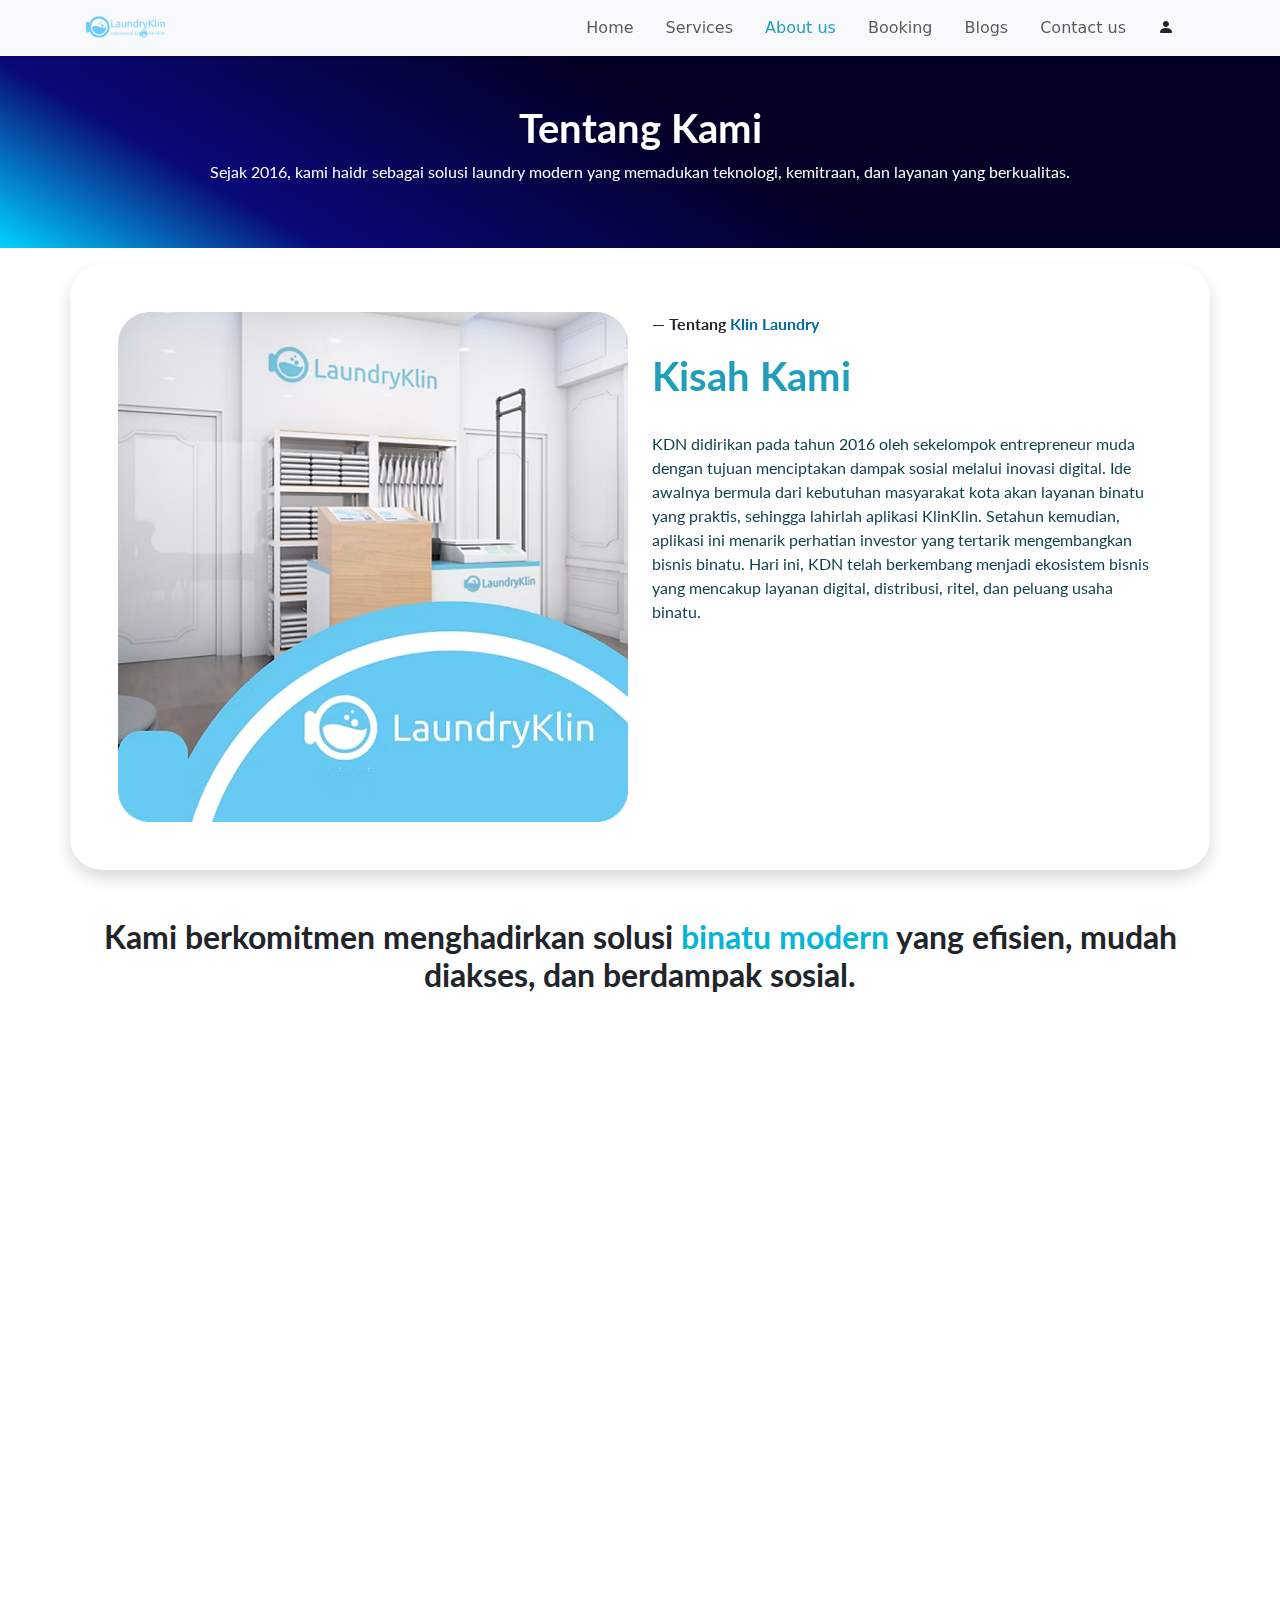
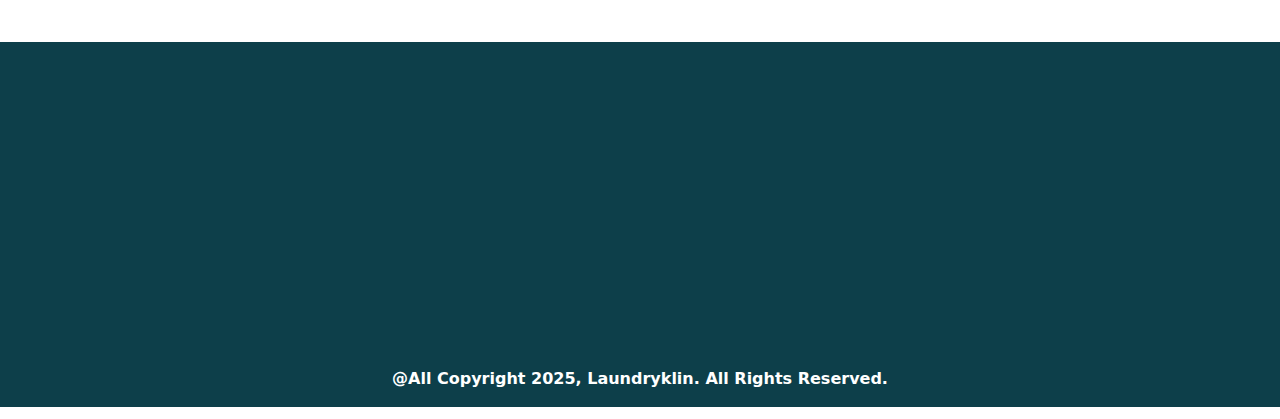
<file: aboutus.html>
<!DOCTYPE html>
<html lang="en">

<head>
    <meta charset="UTF-8">
    <meta name="viewport" content="width=device-width, initial-scale=1.0">
    <title>Laundry Klin</title>
    <link rel="stylesheet" href="https://cdn.jsdelivr.net/npm/bootstrap@5.3.6/dist/css/bootstrap.min.css">
    <link rel="stylesheet" href="https://cdn.jsdelivr.net/npm/bootstrap-icons@1.13.1/font/bootstrap-icons.min.css">
    <link rel="shortcut icon" href="assets/favicon.png" type="image/x-icon">
    <link rel="stylesheet" href="style/hover.css">
    <link rel="stylesheet" href="style/font.css">
    <link href="https://unpkg.com/aos@2.3.1/dist/aos.css" rel="stylesheet">
    <script src="https://unpkg.com/aos@2.3.1/dist/aos.js"></script>
    <script src="https://cdn.jsdelivr.net/npm/bootstrap@5.3.6/dist/js/bootstrap.bundle.min.js"></script>
    <link rel="preconnect" href="https://fonts.googleapis.com">
    <link rel="preconnect" href="https://fonts.gstatic.com" crossorigin>
    <link
        href="https://fonts.googleapis.com/css2?family=Catamaran:wght@100..900&family=Lato&family=Nunito+Sans:opsz@6..12&display=swap"
        rel="stylesheet">
    <style>
        /* CSS Kustom untuk Timeline */

        .timeline-container {
            position: relative;
            /* PERUBAHAN: Menambah padding untuk memberi jarak antara garis dan teks */
            padding-left: 9rem; 
        }

        /* Garis vertikal utama pada timeline */
        .timeline-container::before {
            content: '';
            position: absolute;
            /* Memposisikan garis di antara tahun dan konten */
            left: 6rem; 
            top: 0.5rem;
            bottom: 0.5rem;
            width: 4px;
            background-color: #3498db; /* Warna biru seperti di gambar */
            border-radius: 2px;
        }

        .timeline-item {
            position: relative;
            margin-bottom: 50px; /* Jarak antar item timeline */
        }
        
        .timeline-year {
            position: absolute;
            /* PERUBAHAN: Disesuaikan dengan padding container baru */
            left: -9rem; 
            top: 50%;
            transform: translateY(-50%);
            color: #3498db;
            font-weight: 700;
            font-size: 1.75rem;
            /* Atur lebar dan perataan teks agar rapi di sebelah kiri */
            width: 5rem; 
            text-align: right;
            padding-right: 1rem; /* Jarak antara tahun dan garis vertikal */
        }

        .timeline-content {
            background-color: transparent;
            padding: 0;
            position: relative;
        }
        
        .timeline-content p, .timeline-content ul {
            font-size: 1rem;
            color: #343a40;
            line-height: 1.6;
            margin-bottom: 0;
        }

        .timeline-content ul {
            padding-left: 1.5rem; /* Padding untuk list */
            list-style-type: '• '; /* Custom bullet point */
        }
        
        .timeline-content li {
            padding-left: 0.5rem;
            margin-bottom: 0.5rem;
        }
        
        /* Responsif untuk layar kecil */
        @media (max-width: 768px) {
            .timeline-container {
                /* PERUBAHAN: Menyesuaikan padding untuk mobile */
                padding-left: 7rem; 
            }
            .timeline-container::before {
                left: 4.5rem; /* Geser garis ke kiri */
            }
            .timeline-item::before {
                left: 4.5rem;
                width: 1.5rem; /* Garis horizontal lebih pendek di mobile */
            }
            .timeline-year {
                font-size: 1.5rem;
                /* PERUBAHAN: Menyesuaikan posisi tahun untuk mobile */
                left: -7rem; 
                width: 4rem;
                padding-right: 0.5rem;
            }
        }
    </style>
</head>

<body>

    <!--navbar-->
    <nav class="navbar navbar-expand-lg bg-body-tertiary shadow-sm sticky-top" data-aos="fade-down" data-aos-duration="500">
        <div class="container">
            <img src="assets/logo-laundryklin.png" alt="Bootstrap" width="89.9" height="27.7">
            <button class="navbar-toggler" type="button" data-bs-toggle="collapse" data-bs-target="#navbarNavAltMarkup"
                aria-controls="navbarNavAltMarkup" aria-expanded="false" aria-label="Toggle navigation">
                <span class="navbar-toggler-icon"></span>
            </button>
            <div class="collapse navbar-collapse" id="navbarNavAltMarkup">
                <div class="navbar-nav ms-auto">
                    <a class="nav-link me-3" href="index.html">Home</a>
                    <a class="nav-link me-3" href="services.html">Services</a>
                    <a class="nav-link me-3 active" aria-current="page" href="aboutus.html" style="color: #219EBA;">About us</a>
                    <a class="nav-link me-3" href="booking.html">Booking</a>
                    <a class="nav-link me-3" href="blog.html">Blogs</a>
                    <a class="nav-link me-3" href="#footer-down">Contact us</a>
                    <a class="nav-link me-3" href="user_profil.html"><i class="bi bi-person-fill text-dark"></i></a>
                </div>
            </div>
        </div>
    </nav>
    <!--navbar-->

    <!--jumbotron-->
    <div class="container-fluid p-5 text-center text-white"
        style="background: linear-gradient(210deg,rgba(2, 0, 36, 1) 44%, rgba(9, 9, 121, 1) 80%, rgba(0, 212, 255, 1) 100%);;">
        <h1 class="lato-regular fw-bold" data-aos="fade-down" data-aos-duration="1000">Tentang Kami</h1>
        <p class="lato-regular" data-aos="fade-right" data-aos-duration="1000" data-aos-delay="200">Sejak 2016, kami haidr sebagai solusi laundry modern yang memadukan teknologi, kemitraan, dan layanan yang
            berkualitas.</p>
    </div>
    <!--jumbotron-->

    <!--about-->
    <div class="container rounded-5 shadow p-5 mt-3 mb-5">
        <div class="row">
            <div class="col-md-6">
                <img src="assets/img-about-us.png" alt="" width="auto" height="400" class="img-fluid" data-aos="fade-right" data-aos-duration="1000">
            </div>
            <div class="col-md-6">
                <p class="fw-bold lato-regular" data-aos="fade-down" data-aos-duration="1000" data-aos-delay="100">— Tentang <span style="color: #0369A1;">Klin Laundry</span></p>
                <h1 class="lato-regular fw-bold" style="color: #219EBA;" data-aos="fade-up" data-aos-duration="1000" data-aos-delay="200">Kisah Kami</h1><br>
                <p class="lato-regular" style="color: #0D3F4A;" data-aos="fade-up" data-aos-duration="1000" data-aos-delay="200">KDN didirikan pada tahun 2016 oleh sekelompok entrepreneur muda dengan tujuan
                    menciptakan dampak
                    sosial melalui inovasi digital. Ide awalnya bermula dari kebutuhan masyarakat kota akan layanan
                    binatu yang praktis, sehingga lahirlah aplikasi KlinKlin. Setahun kemudian, aplikasi ini menarik
                    perhatian investor yang tertarik mengembangkan bisnis binatu. Hari ini, KDN telah berkembang menjadi
                    ekosistem bisnis yang mencakup layanan digital, distribusi, ritel, dan peluang usaha binatu.</p>
            </div>
        </div>
    </div>
    <!--about-->

    <!--angka-->
    <div class="container">
        <div class="row">
            <div class="col-md-12 text-center">
                <h2 class="lato-regular fw-bold">Kami berkomitmen menghadirkan solusi <span style="color: #06B6D4;">binatu modern</span> yang efisien, mudah diakses, dan berdampak
                    sosial.</h2>
            </div>
        </div>
        <div class="row mt-3">
            <div class="col-md-4 mt-3">
                <div class="container text-center p-3 rounded-5 shadow-lg" data-aos="fade-right" data-aos-duration="1000">
                    <h1 class="lato-regular fw-bold" style="color: #06B6D4;">500 Kg</h1>
                    <p class="lato-regular">Pesanan Setiap Hari</p>
                </div>
            </div>
            <div class="col-md-4 mt-3">
                <div class="container text-center p-3 rounded-5 shadow-lg" data-aos="fade-down" data-aos-duration="1200" data-aos-delay="100">
                    <h1 class="lato-regular fw-bold" style="color: #06B6D4;">100++</h1>
                    <p class="lato-regular">Mitra Waralaba</p>
                </div>
            </div>
            <div class="col-md-4 mt-3">
                <div class="container text-center p-3 rounded-5 shadow-lg" data-aos="fade-up" data-aos-duration="1400" data-aos-delay="200">
                    <h1 class="lato-regular fw-bold" style="color: #06B6D4;">10.000+</h1>
                    <p class="lato-regular">Pelanggan</p>
                </div>
            </div>
        </div>
    </div>
    <!--angka-->

    <!--sejarah-->
    <div class="container mt-3 p-3">
        <div class="row">
            <div class="col-md-12">
                <h1 class="lato-regular fw-bold" style="color: #219EBA;" data-aos="fade-right" data-aos-duration="1000">Jejak Perjalanan</h1>
            </div>
        </div>
         <div class="row mt-5">
            <div class="col-lg-10 mx-auto">
                
                <div class="timeline-container" data-aos="fade-up" data-aos-duration="1000" data-aos-delay="100">
                    
                    <!-- Item Timeline 1: 2016 -->
                    <div class="timeline-item">
                        <div class="timeline-year">2016</div>
                        <div class="timeline-content">
                            <p class="lato-regular">Diluncurkan aplikasi KlinKlin—solusi binatu online untuk masyarakat metropolitan</p>
                        </div>
                    </div>

                    <!-- Item Timeline 2: 2017 -->
                    <div class="timeline-item">
                        <div class="timeline-year">2017</div>
                        <div class="timeline-content">
                            <ul>
                                <li class="lato-regular">Outlet pertama LaundryKlin di Jakarta resmi dibuka sebagai bentuk transformasi dari aplikasi ke bisnis fisik.</li>
                                <li class="lato-regular">Mendapatkan dukungan dari investor untuk memulai model franchise dan paket perusahaan melalui LaundryKlin.</li>
                            </ul>
                        </div>
                    </div>

                    <!-- Item Timeline 3: Now -->
                    <div class="timeline-item">
                        <div class="timeline-year">Now</div>
                        <div class="timeline-content">
                           <p class="lato-regular">Saat ini, Laundry Klin sudah mempunyai 100+ outlet di 16 kota di Indonesia</p>
                        </div>
                    </div>

                </div>

            </div>
        </div>
    </div>
    <!--sejarah-->

    <!--footer-->
    <footer style="background-color: #0D3F4A;">
        <div class="container p-5 pb-0 mt-3 justify-content-center" id="footer-down">
            <div class="row">
                <div class="col-md-12 text-start text-white">
                    <img src="assets/logo-laundryklin.png" width="auto" height="80" alt="" data-aos="fade-right" data-aos-duration="1000"><br>
                </div>
            </div>
            <div class="row">
                <div class="col-md-3 text-white" data-aos="fade-right" data-aos-duration="1000">
                    <h4 class="mt-3">Follow Us At</h4>
                    <p><a href=""><img src="assets/logo-wa.png" alt="" width="59" height="59"></a> <a href=""><img
                                src="assets/logo-ig.png" alt="" width="50" height="50"></a></p>
                </div>
                <div class="col-md-3 text-white" data-aos="fade-up" data-aos-duration="1100">
                    <h4 class="mt-3">Navigation</h4>
                    <a href="index.html" class="footer-link">Home</a>
                    <a href="booking.html" class="footer-link">Booking</a>
                    <a href="services.html" class="footer-link">Service</a>
                    <a href="user_profil.html" class="footer-link">My Profile</a>
                </div>
                <div class="col-md-3 text-white" data-aos="fade-down" data-aos-duration="1100">
                    <h4 class="mt-3">Company</h4>
                    <a href="aboutus.html" class="footer-link">About us</a>
                    <a href="blog.html" class="footer-link">Blogs</a>
                </div>
                <div class="col-md-3 text-white" data-aos="fade-up" data-aos-duration="1100">
                    <h4 class="mt-3">Contact Us</h4>
                    <a href="https://api.whatsapp.com/send?phone=628111566664&text=Halo%20Klino%20%F0%9F%91%8B%F0%9F%8F%BB%20,%0A%0ASaya%20mau%20tanya%20KliknKlin,%20saya%20dapat%20info%20dari%20Website%20KliknKlin"
                        class="footer-link"><i class="bi bi-telephone">  0811-1566-664</i></a>
                    <a href="" class="footer-link"><i class="bi bi-envelope">  support@kliknklin.co</i></a>
                </div>
            </div>
            <div class="row">
                <div class="col-md-12 text-center">
                    <p class="fw-bold mt-5 text-white">@All Copyright 2025, Laundryklin. All Rights Reserved.
                    <p>
                </div>
            </div>
        </div>
    </footer>
    <!--footer-->

    <script>
        AOS.init();
    </script>


</body>

</html>
</file>
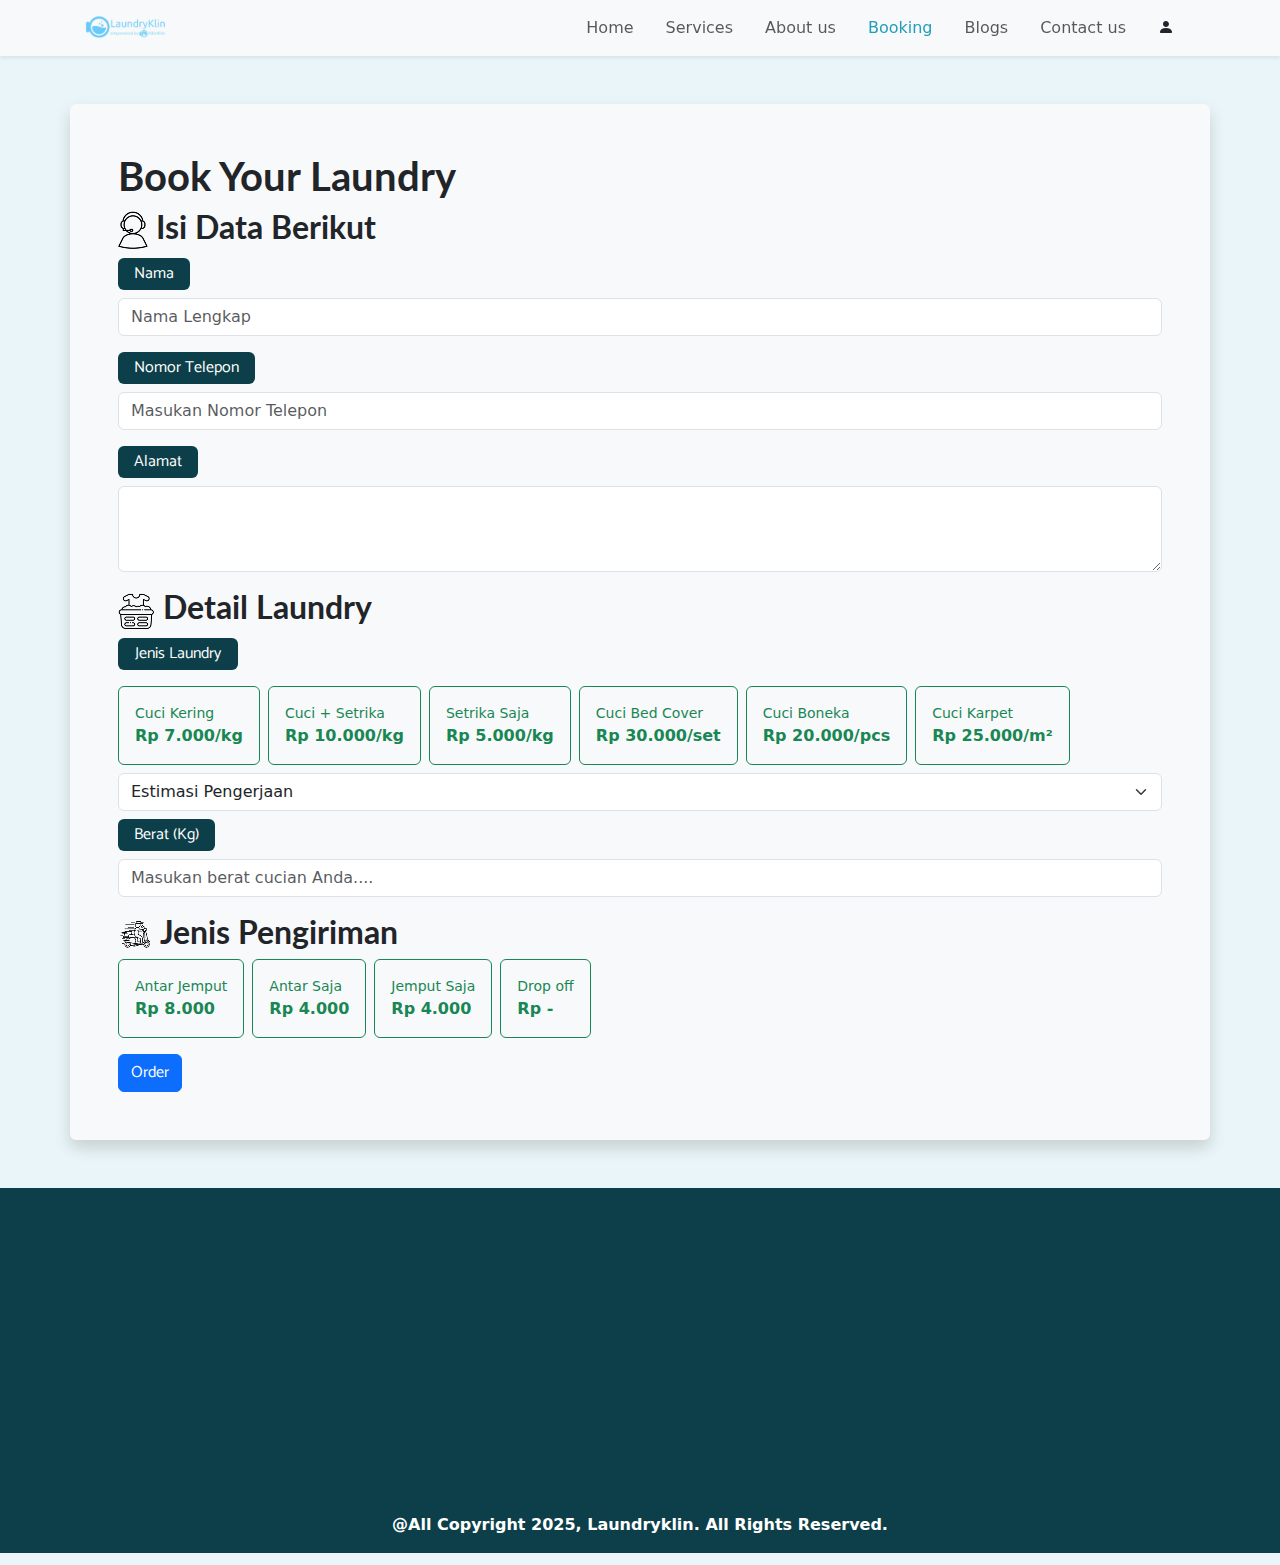
<file: booking.html>
<!DOCTYPE html>
<html lang="en">

<head>
    <meta charset="UTF-8">
    <meta name="viewport" content="width=device-width, initial-scale=1.0">
    <title>Laundry Klin</title>
    <link rel="stylesheet" href="https://cdn.jsdelivr.net/npm/bootstrap@5.3.6/dist/css/bootstrap.min.css">
    <link rel="stylesheet" href="https://cdn.jsdelivr.net/npm/bootstrap-icons@1.13.1/font/bootstrap-icons.min.css">
    <link rel="shortcut icon" href="assets/favicon.png" type="image/x-icon">
    <link rel="stylesheet" href="style/hover.css">
    <link rel="stylesheet" href="style/font.css">
    <link href="https://unpkg.com/aos@2.3.1/dist/aos.css" rel="stylesheet">
    <script src="https://unpkg.com/aos@2.3.1/dist/aos.js"></script>
    <script src="https://cdn.jsdelivr.net/npm/bootstrap@5.3.6/dist/js/bootstrap.bundle.min.js"></script>
    <link rel="preconnect" href="https://fonts.googleapis.com">
    <link rel="preconnect" href="https://fonts.gstatic.com" crossorigin>
    <link
        href="https://fonts.googleapis.com/css2?family=Catamaran:wght@100..900&family=Lato&family=Nunito+Sans:opsz@6..12&display=swap"
        rel="stylesheet">
</head>

<body style="background-color: #E9F5F8;">

    <!--navbar-->
    <nav class="navbar navbar-expand-lg bg-body-tertiary shadow-sm sticky-top" data-aos="fade-down"
        data-aos-duration="500">
        <div class="container">
            <img src="assets/logo-laundryklin.png" alt="Bootstrap" width="89.9" height="27.7">
            <button class="navbar-toggler" type="button" data-bs-toggle="collapse" data-bs-target="#navbarNavAltMarkup"
                aria-controls="navbarNavAltMarkup" aria-expanded="false" aria-label="Toggle navigation">
                <span class="navbar-toggler-icon"></span>
            </button>
            <div class="collapse navbar-collapse" id="navbarNavAltMarkup">
                <div class="navbar-nav ms-auto">
                    <a class="nav-link me-3" href="index.html">Home</a>
                    <a class="nav-link me-3" href="services.html">Services</a>
                    <a class="nav-link me-3" href="aboutus.html">About us</a>
                    <a class="nav-link me-3" aria-current="page" href="booking.html" style="color: #219EBA;">Booking</a>
                    <a class="nav-link me-3" href="blog.html">Blogs</a>
                    <a class="nav-link me-3" href="#footer-down">Contact us</a>
                    <a class="nav-link me-3" href="user_profil.html"><i class="bi bi-person-fill text-dark"></i></a>
                </div>
            </div>
        </div>
    </nav>
    <!--navbar-->

    <!--booking-->
    <div class="container bg-body-tertiary m-5 p-5 rounded shadow ms-auto me-auto" id="booking-page">
        <div class="row">
            <div class="col">
                <h1 class="lato-regular fw-bold">Book Your Laundry</h1>
                <h2 class="lato-regular fw-bold"><img src="assets/ikon-booking-1.png" alt=""> Isi Data Berikut</h2>
                <form name="booking-laundry" id="booking-form">
                    <div class="mb-3">
                        <label for="nama-customer" class="form-label text-white p-1 px-3 rounded catamaran-font"
                            style="background-color: #0D3F4A;">Nama</label>
                        <input type="text" class="form-control" id="nama-customer" placeholder="Nama Lengkap" required
                            name="Nama">
                    </div>
                    <div class="mb-3">
                        <label for="formGroupExampleInput2"
                            class="form-label text-white p-1 rounded catamaran-font px-3"
                            style="background-color: #0D3F4A;">Nomor Telepon</label>
                        <input type="number" class="form-control" id="formGroupExampleInput2"
                            placeholder="Masukan Nomor Telepon" required name="Nomor Telepon">
                    </div>
                    <div class="mb-3">
                        <label for="exampleFormControlTextarea1"
                            class="form-label text-white p-1 rounded catamaran-font px-3"
                            style="background-color: #0D3F4A;">Alamat</label>
                        <textarea class="form-control" id="exampleFormControlTextarea1" rows="3" required
                            name="Alamat"></textarea>
                    </div>
                    <h2 class="lato-regular fw-bold"><img src="assets/ikon-booking-2.png" alt=""> Detail Laundry</h2>
                    <p class="text-center mb-3 text-white p-1 rounded catamaran-font"
                        style="background-color: #0D3F4A; width: 120px;">Jenis Laundry</p>
                    <div class="d-flex flex-wrap gap-2">
                        <input type="radio" class="btn-check" name="Jenis Laundry" id="laundry1" value="Cuci Kering"
                            autocomplete="off">
                        <label class="btn btn-outline-success p-3 text-start" for="laundry1"><small class="d-block">Cuci
                                Kering</small><strong>Rp 7.000/kg</strong></label>

                        <input type="radio" class="btn-check" name="Jenis Laundry" id="laundry2"
                            value="Cuci dan Setrika" autocomplete="off">
                        <label class="btn btn-outline-success p-3 text-start" for="laundry2"><small class="d-block">Cuci
                                + Setrika</small><strong>Rp 10.000/kg</strong></label>

                        <input type="radio" class="btn-check" name="Jenis Laundry" id="laundry3" value="Setrika Saja"
                            autocomplete="off">
                        <label class="btn btn-outline-success p-3 text-start" for="laundry3"><small
                                class="d-block">Setrika Saja</small><strong>Rp 5.000/kg</strong></label>

                        <input type="radio" class="btn-check" name="Jenis Laundry" id="laundry4"
                            value="Cuci Bed Cover dan Sprei" autocomplete="off">
                        <label class="btn btn-outline-success p-3 text-start" for="laundry4"><small class="d-block">Cuci
                                Bed Cover</small><strong>Rp 30.000/set</strong></label>

                        <input type="radio" class="btn-check" name="Jenis Laundry" id="laundry5" value="Cuci Boneka"
                            autocomplete="off">
                        <label class="btn btn-outline-success p-3 text-start" for="laundry5"><small class="d-block">Cuci
                                Boneka</small><strong>Rp 20.000/pcs</strong></label>

                        <input type="radio" class="btn-check" name="Jenis Laundry" id="laundry6" value="Cuci Karpet"
                            autocomplete="off">
                        <label class="btn btn-outline-success p-3 text-start" for="laundry6"><small class="d-block">Cuci
                                Karpet</small><strong>Rp 25.000/m²</strong></label>
                    </div>
                    <select class="form-select mt-2" aria-label="Default select example" id="estimasi" required
                        name="Estimasi">
                        <option selected disabled>Estimasi Pengerjaan</option>
                        <option value="Regular">Regular (2-3 hari) Rp 0</option>
                        <option value="Express">Express (24 jam) +Rp 8.000</option>
                    </select>
                    <div class="mb-3 mt-2">
                        <label for="formGroupExampleInput2"
                            class="form-label text-white p-1 rounded catamaran-font px-3"
                            style="background-color: #0D3F4A;">Berat (Kg)</label>
                        <input type="number" class="form-control" id="berat" placeholder="Masukan berat cucian Anda...."
                            required name="Berat">
                    </div>
                    <h2 class="lato-regular fw-bold"><img src="assets/ikon-booking-3.png" alt=""> Jenis Pengiriman</h2>
                    <div class="d-flex flex-wrap gap-2">
                        <input type="radio" class="btn-check" name="Jenis Pengiriman" id="kirim1" value="Antar Jemput"
                            autocomplete="off">
                        <label class="btn btn-outline-success p-3 text-start" for="kirim1"><small class="d-block">Antar
                                Jemput</small><strong>Rp 8.000</strong></label>

                        <input type="radio" class="btn-check" name="Jenis Pengiriman" id="kirim2" value="Antar Saja"
                            autocomplete="off">
                        <label class="btn btn-outline-success p-3 text-start" for="kirim2"><small class="d-block">Antar
                                Saja</small><strong>Rp 4.000</strong></label>

                        <input type="radio" class="btn-check" name="Jenis Pengiriman" id="kirim3" value="Jemput Saja"
                            autocomplete="off">
                        <label class="btn btn-outline-success p-3 text-start" for="kirim3"><small class="d-block">Jemput
                                Saja</small><strong>Rp 4.000</strong></label>

                        <input type="radio" class="btn-check" name="Jenis Pengiriman" id="kirim4" value="Drop off"
                            autocomplete="off">
                        <label class="btn btn-outline-success p-3 text-start" for="kirim4"><small class="d-block">Drop
                                off</small><strong>Rp -</strong></label>
                    </div>
                    <button type="button" class="btn btn-primary mt-3 catamaran-font" onclick="invoice()">Order</button>
                </form>
            </div>
        </div>
    </div>
    <!--booking-->

    <!--invoice-->
    <section id="invoice" class="">
        <div class="container justify-content-center mt-5 mb-5">
            <div class="row justify-content-center">
                <div class="col-md-8 text-center">
                    <h2 class="lato-regular fw-bold">Ringkasan Pesanan</h2>
                </div>
            </div>
            <div class="row justify-content-center">
                <div class="col-md-6 col-lg-5">
                    <div class="card shadow-sm rounded-3">
                        <div class="card-header bg-primary text-white text-center">
                            <h4 class="mb-0 lato-regular fw-bold">Detail Pesanan Laundry</h4>
                        </div>
                        <div class="card-body p-4">
                            <table class="table table-borderless">
                                <tbody>
                                    <tr>
                                        <td class="fw-semibold catamaran-font">Tanggal Order</td>
                                        <td>: <span id="date"></span></td>
                                    </tr>
                                    <tr>
                                        <td class="fw-semibold catamaran-font">Waktu</td>
                                        <td>: <span id="waktu-order"></span></td>
                                    </tr>
                                    <tr>
                                        <td class="fw-semibold catamaran-font">Nama Customer</td>
                                        <td>: <span id="nama-customer-display"></span></td>
                                    </tr>
                                    <tr>
                                        <td class="fw-semibold catamaran-font">Jenis Laundry</td>
                                        <td>: <span id="jenis-laundry-display"></span></td>
                                    </tr>
                                    <tr>
                                        <td class="fw-semibold catamaran-font">Berat</td>
                                        <td>: <span id="berat-display"></span></td>
                                    </tr>
                                    <tr>
                                        <td class="fw-semibold catamaran-font">Estimasi Selesai</td>
                                        <td>: <span id="estimasi-display"></span></td>
                                    </tr>
                                    <tr>
                                        <td class="fw-semibold catamaran-font">Jenis Pengiriman</td>
                                        <td>: <span id="jenis-pengiriman-display"></span></td>
                                    </tr>
                                </tbody>
                            </table>

                            <hr>
                            <h5 class="text-center mb-3 catamaran-font fw-bold">Rincian Biaya</h5>

                            <table class="table table-borderless">
                                <tbody>
                                    <tr>
                                        <td class="catamaran-font fw-semibold">Biaya Laundry</td>
                                        <td class="text-end"><span id="biaya-laundry-display"></span></td>
                                    </tr>
                                    <tr>
                                        <td class="catamaran-font fw-semibold">Biaya Estimasi</td>
                                        <td class="text-end"><span id="biaya-estimasi-display"></span></td>
                                    </tr>
                                    <tr>
                                        <td class="catamaran-font fw-semibold">Biaya Pengiriman</td>
                                        <td class="text-end"><span id="biaya-pengiriman-display"></span></td>
                                    </tr>
                                    <tr>
                                        <td class="fw-bold fs-5 catamaran-font">Total Harga</td>
                                        <td class="text-end fw-bold fs-5 text-success"><span
                                                id="total-harga-display"></span></td>
                                    </tr>
                                </tbody>
                            </table>
                        </div>
                    </div>
                </div>
            </div>
            <div class="row justify-content-center mt-5">
                <div class="col-md-8 text-center">
                    <h2 class="lato-regular fw-bold">Metode Pembayaran</h2>
                </div>
            </div>
            <div class="row justify-content-center bg-body-tertiary rounded-3 shadow mt-3 p-3">
                <div class="col-md-8">
                    <div class="d-flex flex-wrap gap-2">
                        <input type="radio" class="btn-check" name="Metode Pembayaran" id="bayar1" value="Cash"
                            autocomplete="off" form="booking-form">
                        <label class="btn btn-outline-success flex-fill p-3" for="bayar1"><i
                                class="bi bi-cash-coin d-block fs-4 mb-1"></i> Cash</label>

                        <input type="radio" class="btn-check" name="Metode Pembayaran" id="bayar2" value="M-banking"
                            autocomplete="off" form="booking-form">
                        <label class="btn btn-outline-success flex-fill p-3" for="bayar2"><i
                                class="bi bi-phone-vibrate d-block fs-4 mb-1"></i> M-banking</label>

                        <input type="radio" class="btn-check" name="Metode Pembayaran" id="bayar3" value="Qris"
                            autocomplete="off" form="booking-form">
                        <label class="btn btn-outline-success flex-fill p-3" for="bayar3"><i
                                class="bi bi-qr-code d-block fs-4 mb-1"></i> Qris</label>

                        <input type="radio" class="btn-check" name="Metode Pembayaran" id="bayar4" value="E-Wallet"
                            autocomplete="off" form="booking-form">
                        <label class="btn btn-outline-success flex-fill p-3" for="bayar4"><i
                                class="bi bi-credit-card d-block fs-4 mb-1"></i> E-Wallet</label>
                    </div>
                </div>

                <!--Metode Pembayaran-->
                <div class="row justify-content-center mt-1 p-1 d-none" id="method-cash">
                    <div class="col-lg-4 col-md-12 text-center">
                        <div class="cash-box text-center p-3 w-80 mx-auto" style="background-color: #0D3F4A;">
                            <h2 class="text-white fw-bold lato-regular">Total Pembayaran Cash : <span
                                    id="total-harga-display-2"></span></h2>
                        </div>
                    </div>
                </div>
                <div class="row justify-content-center mt-1 p-1 d-none" id="method-m-banking">
                    <div class="col-lg-6 col-md-12 text-center">
                        <div class="form-card-bank text-start p-3 w-80 mx-auto">
                            <form>
                                <!-- Input untuk Nama pada Kartu -->
                                <div class="mb-3">
                                    <label for="cardName" class="form-label">NAMA PADA KARTU</label>
                                    <input type="text" class="form-control" id="cardName"
                                        placeholder="Masukkan nama lengkap Anda">
                                </div>

                                <!-- Input untuk Nomor Kartu -->
                                <div class="mb-3">
                                    <label for="cardNumber" class="form-label">NOMOR KARTU</label>
                                    <input type="text" class="form-control" id="cardNumber"
                                        placeholder="Masukkan 16 digit nomor kartu">
                                </div>

                                <!-- Baris untuk Bulan, Tahun, dan CVV -->
                                <div class="row">
                                    <div class="col-md-4 mb-3">
                                        <label for="expMonth" class="form-label">BULAN</label>
                                        <input type="text" class="form-control" id="expMonth" placeholder="MM">
                                    </div>
                                    <div class="col-md-4 mb-3">
                                        <label for="expYear" class="form-label">TAHUN</label>
                                        <input type="text" class="form-control" id="expYear" placeholder="YYYY">
                                    </div>
                                    <div class="col-md-4 mb-3">
                                        <label for="cvv" class="form-label">CVV</label>
                                        <input type="text" class="form-control" id="cvv" placeholder="123">
                                    </div>
                                </div>
                            </form>
                        </div>
                    </div>
                </div>
                <div class="row justify-content-center mt-1 p-1 d-none" id="method-qris">
                    <div class="col-lg-4 col-md-12 text-center">
                        <div class="img-qris text-center p-3 w-80 mx-auto">
                            <img src="assets/qris-method.png" alt="" width="auto" height="150">
                        </div>
                    </div>
                </div>
                <div class="row justify-content-center mt-1 p-1 d-none" id="method-e-wallet">
                    <div class="col-lg-4 col-md-12 text-center">
                        <div class="e-wallet-option text-center p-3 w-80 mx-auto">
                            <form class="list-group">
                                <!-- Opsi Dana -->
                                <label class="list-group-item list-group-item-action d-flex align-items-center"
                                    for="dana">
                                    <input class="form-check-input me-3" type="radio" name="paymentMethod" id="dana"
                                        value="dana">
                                    <img src="assets/dana.png" alt="Logo Dana" class="me-3 rounded"
                                        onerror="this.onerror=null;this.src='https://placehold.co/40x25/007bff/ffffff?text=DANA';">
                                    <span class="fw-bold">Dana</span>
                                </label>
                                <!-- Opsi GoPay -->
                                <label class="list-group-item list-group-item-action d-flex align-items-center"
                                    for="gopay">
                                    <input class="form-check-input me-3" type="radio" name="paymentMethod" id="gopay"
                                        value="gopay">
                                    <img src="assets/gopay.png" alt="Logo GoPay" class="me-3 rounded"
                                        onerror="this.onerror=null;this.src='https://placehold.co/40x25/00a99d/ffffff?text=GoPay';">
                                    <span class="fw-bold">GoPay</span>
                                </label>
                                <!-- Opsi OVO -->
                                <label class="list-group-item list-group-item-action d-flex align-items-center"
                                    for="ovo">
                                    <input class="form-check-input me-3" type="radio" name="paymentMethod" id="ovo"
                                        value="ovo">
                                    <img src="assets/ovo.png" alt="Logo OVO" class="me-3 rounded"
                                        onerror="this.onerror=null;this.src='https://placehold.co/40x25/4d2a93/ffffff?text=OVO';">
                                    <span class="fw-bold">OVO</span>
                                </label>
                            </form>
                        </div>
                    </div>
                </div>
                <!--Metode Pembayaran-->

                <div class="row justify-content-center mt-1 p-1">
                    <div class="col-md-4 text-center">
                        <button type="button" class="btn mt-3 text-white fw-bold" onclick="editPesanan()"
                            style="background-color: #06B6D4;">Edit Pesanan</button>
                    </div>
                    <div class="col-md-4 text-center">
                        <button type="submit" class="btn mt-3 text-white fw-bold" style="background-color: #06B6D4;"
                            form="booking-form">Buat Pesanan</button>
                    </div>
                </div>
            </div>
        </div>
    </section>
    <!--invoice-->

    <!--footer-->
    <footer style="background-color: #0D3F4A;">
        <div class="container p-5 pb-0 mt-3 justify-content-center" id="footer-down">
            <div class="row">
                <div class="col-md-12 text-start text-white">
                    <img src="assets/logo-laundryklin.png" width="auto" height="80" alt="" data-aos="fade-right"
                        data-aos-duration="1000"><br>
                </div>
            </div>
            <div class="row">
                <div class="col-md-3 text-white" data-aos="fade-right" data-aos-duration="1000">
                    <h4 class="mt-3">Follow Us At</h4>
                    <p><a href=""><img src="assets/logo-wa.png" alt="" width="59" height="59"></a> <a href=""><img
                                src="assets/logo-ig.png" alt="" width="50" height="50"></a></p>
                </div>
                <div class="col-md-3 text-white" data-aos="fade-up" data-aos-duration="1100">
                    <h4 class="mt-3">Navigation</h4>
                    <a href="index.html" class="footer-link">Home</a>
                    <a href="booking.html" class="footer-link">Booking</a>
                    <a href="services.html" class="footer-link">Service</a>
                    <a href="user_profil.html" class="footer-link">My Profile</a>
                </div>
                <div class="col-md-3 text-white" data-aos="fade-down" data-aos-duration="1100">
                    <h4 class="mt-3">Company</h4>
                    <a href="aboutus.html" class="footer-link">About us</a>
                    <a href="blog.html" class="footer-link">Blogs</a>
                </div>
                <div class="col-md-3 text-white" data-aos="fade-up" data-aos-duration="1100">
                    <h4 class="mt-3">Contact Us</h4>
                    <a href="https://api.whatsapp.com/send?phone=628111566664&text=Halo%20Klino%20%F0%9F%91%8B%F0%9F%8F%BB%20,%0A%0ASaya%20mau%20tanya%20KliknKlin,%20saya%20dapat%20info%20dari%20Website%20KliknKlin"
                        class="footer-link"><i class="bi bi-telephone"> 0811-1566-664</i></a>
                    <a href="" class="footer-link"><i class="bi bi-envelope"> support@kliknklin.co</i></a>
                </div>
            </div>
            <div class="row">
                <div class="col-md-12 text-center">
                    <p class="fw-bold mt-5 text-white">@All Copyright 2025, Laundryklin. All Rights Reserved.
                    <p>
                </div>
            </div>
        </div>
    </footer>
    <!--footer-->

    <script>

        const displayBooking = document.getElementById('booking-page')
        const displayInvoice = document.getElementById('invoice')
        displayInvoice.classList.toggle('d-none');

        function invoice() {

            const bookingForm = document.getElementById('booking-form');
            event.preventDefault();

            if (bookingForm.checkValidity()) {

                //Munculkan Invoice
                displayInvoice.classList.toggle('d-none');
                displayBooking.classList.toggle('d-none');

                //Tanggal
                const monthNames = ["Januari", "Februari", "Maret", "April", "Mei", "Juni", "Juli", "Agustus", "September", "Oktober", "November", "Desember"];
                const tanggal = new Date();
                const date = tanggal.getDate();
                const month = tanggal.getMonth();
                const year = tanggal.getFullYear();
                const hour = tanggal.getHours();
                const minute = tanggal.getMinutes();
                const second = tanggal.getSeconds();
                const kalender = `${date} ${monthNames[month]} ${year}`;
                const waktu = `${hour} : ${minute} : ${second}`

                //Mendapatkan value
                const namaCustomer = document.getElementById('nama-customer').value;
                const jenisLaundry = document.querySelector('input[name="Jenis Laundry"]:checked').value;
                const berat = document.getElementById('berat').value;
                const estimasi = document.getElementById('estimasi').value;
                const jenisPengiriman = document.querySelector('input[name="Jenis Pengiriman"]:checked').value;

                //Hitung biaya
                const biayaLaundry = () => {
                    switch (jenisLaundry) {
                        case "Cuci Kering":
                            return 7000 * berat;
                            break;
                        case "Cuci dan Setrika":
                            return 10000 * berat;
                            break;
                        case "Setrika Saja":
                            return 5000 * berat;
                            break;
                        case "Cuci Bed Cover dan Sprei":
                            return 30000 * berat;
                            break;
                        case "Cuci Boneka":
                            return 20000 * berat;
                            break;
                        case "Cuci Karpet":
                            return 25000 * berat;
                            break;
                    }
                };
                const biayaEstimasi = () => {
                    switch (estimasi) {
                        case "Regular":
                            return 0
                            break;
                        case "Express":
                            return 8000
                            break;
                    }
                };
                const biayaPengiriman = () => {
                    switch (jenisPengiriman) {
                        case "Antar Jemput":
                            return 8000
                            break;
                        case "Antar Saja":
                            return 4000
                            break;
                        case "Jemput Saja":
                            return 4000
                            break;
                        case "Drop Off":
                            return 0
                            break;
                    }
                };
                const biayaLaundryFinal = biayaLaundry();
                const biayaEstimasiFinal = biayaEstimasi();
                const biayaPerngirimanFinal = biayaPengiriman();
                const totalHarga = biayaLaundryFinal + biayaEstimasiFinal + biayaPerngirimanFinal;

                //Proses Display
                document.getElementById('date').innerHTML = kalender
                document.getElementById('waktu-order').innerHTML = waktu
                document.getElementById('nama-customer-display').innerHTML = namaCustomer;
                document.getElementById('jenis-laundry-display').innerHTML = jenisLaundry;
                document.getElementById('berat-display').innerHTML = berat;
                document.getElementById('estimasi-display').innerHTML = estimasi;
                document.getElementById('jenis-pengiriman-display').innerHTML = jenisPengiriman;
                document.getElementById('biaya-laundry-display').innerHTML = 'Rp' + biayaLaundryFinal.toLocaleString('id-ID');
                document.getElementById('biaya-estimasi-display').innerHTML = 'Rp' + biayaEstimasiFinal.toLocaleString('id-ID');
                document.getElementById('biaya-pengiriman-display').innerHTML = 'Rp' + biayaPerngirimanFinal.toLocaleString('id-ID');
                document.getElementById('total-harga-display').innerHTML = 'Rp' + totalHarga.toLocaleString('id-ID');
                document.getElementById('total-harga-display-2').innerHTML = 'Rp' + totalHarga.toLocaleString('id-ID');

            } else {
                alert('Harap isi semua kolom yang wajib diisi sebelum melanjutkan.');
            }

            //Display Metode Pembayaran
            const paymentMethods = document.querySelectorAll('input[name="Metode Pembayaran"]');
            const methodDetails = {
                'Cash': document.getElementById('method-cash'),
                'M-banking': document.getElementById('method-m-banking'),
                'Qris': document.getElementById('method-qris'),
                'E-Wallet': document.getElementById('method-e-wallet')
            };

            paymentMethods.forEach(method => {
                method.addEventListener('change', (event) => {
                    // Hide all detail sections first
                    for (const key in methodDetails) {
                        methodDetails[key].classList.add('d-none');
                    }
                    // Show the selected one
                    const selectedMethod = event.target.value;
                    if (methodDetails[selectedMethod]) {
                        methodDetails[selectedMethod].classList.remove('d-none');
                    }
                });
            });
        }


        //Input ke Database
        const scriptURL = 'https://script.google.com/macros/s/AKfycbyTpE1X6WqKm4neWOMo2G5fd8tBxRLlDbv7wcon0a4sj3YZzhadHdUjFKOUh2ww4J3G/exec'
        const form = document.forms['booking-laundry']
        const btnBuatPesanan = document.querySelector('button[form="booking-form"]');

        form.addEventListener('submit', e => {
            e.preventDefault()

            // Tampilkan status loading pada tombol
            btnBuatPesanan.disabled = true;
            btnBuatPesanan.innerHTML = 'Memproses...';


            fetch(scriptURL, { method: 'POST', body: new FormData(form) })
                .then(response => {
                    console.log('Success!', response);
                    alert('Pesanan Anda telah berhasil dibuat!');
                    // Reset form
                    form.reset();
                    // Sembunyikan invoice dan tampilkan kembali halaman booking
                    displayInvoice.classList.add('d-none');
                    displayBooking.classList.remove('d-none');
                })
                .catch(error => {
                    console.error('Error!', error.message);
                    // Beri notifikasi error
                    alert('Terjadi kesalahan. Gagal membuat pesanan.');
                })
                .finally(() => {
                    // Kembalikan tombol ke keadaan semula
                    btnBuatPesanan.disabled = false;
                    btnBuatPesanan.innerHTML = 'Buat Pesanan';
                });
        })

        //Edit Pesanan
        function editPesanan() {
            displayInvoice.classList.toggle('d-none');
            displayBooking.classList.toggle('d-none');
        }

        AOS.init();

    </script>


</body>

</html>
</file>
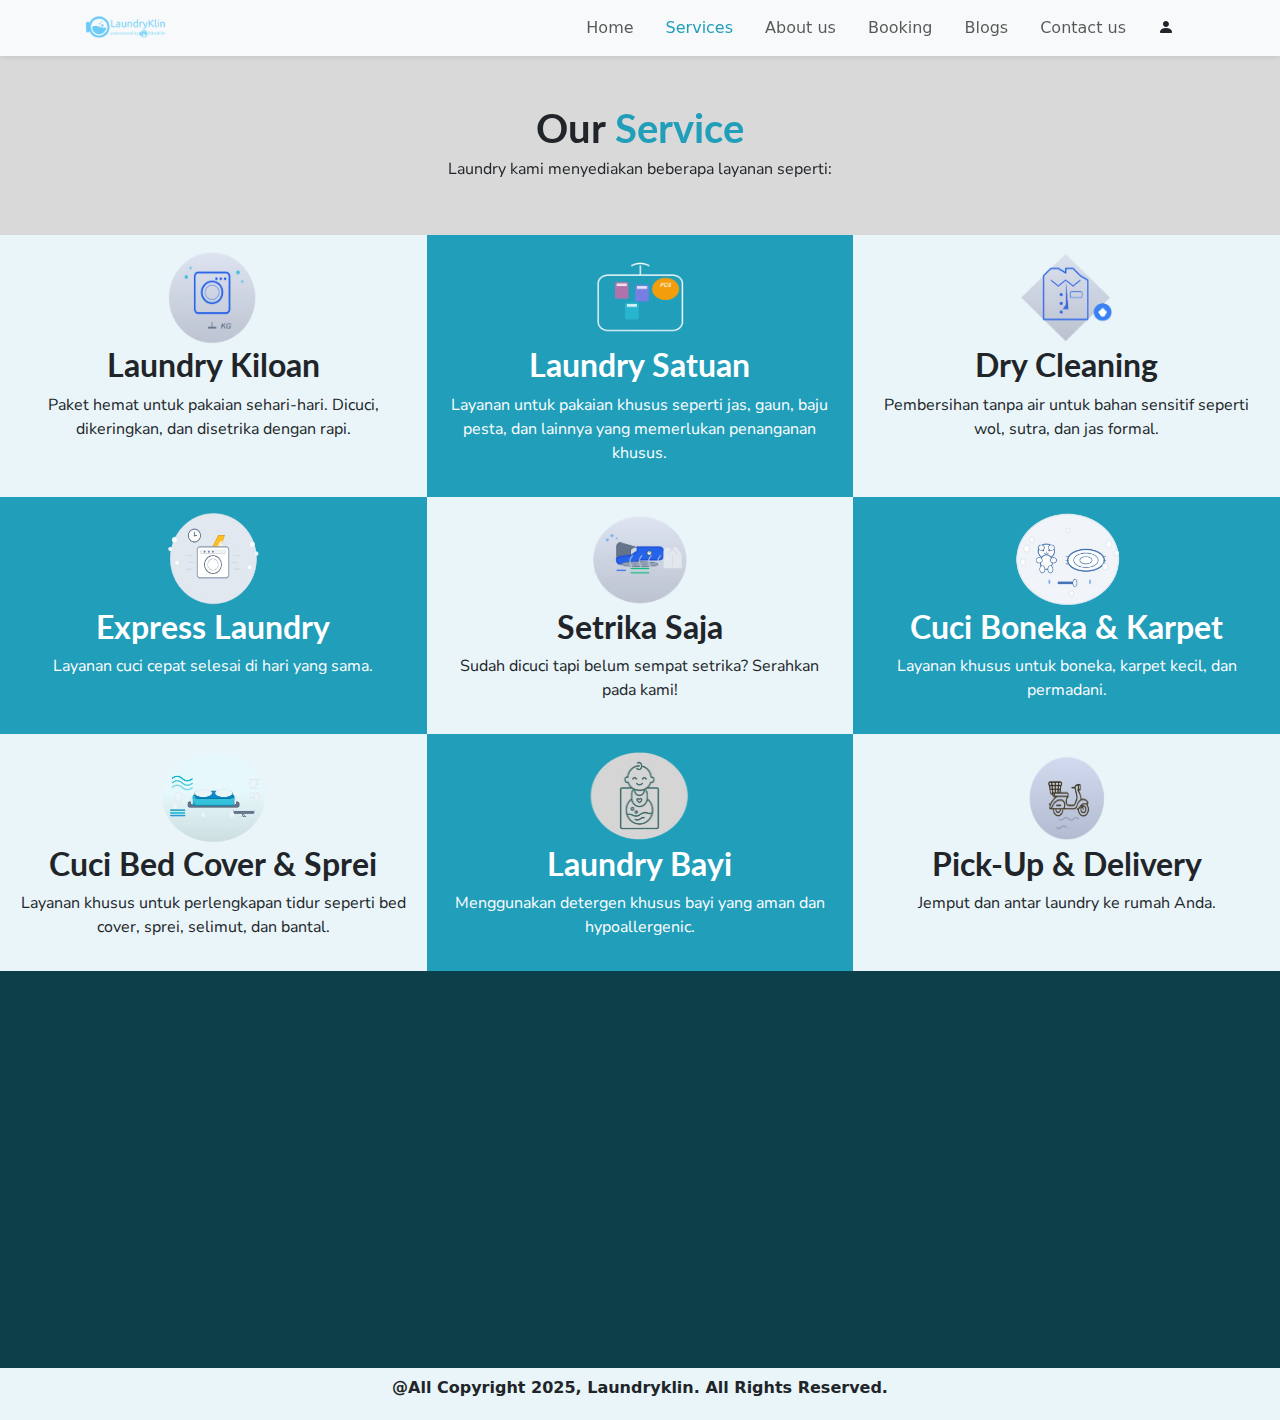
<file: services.html>
<!DOCTYPE html>
<html lang="en">

<head>
    <meta charset="UTF-8">
    <meta name="viewport" content="width=device-width, initial-scale=1.0">
    <title>Laundry Klin</title>
    <link rel="stylesheet" href="https://cdn.jsdelivr.net/npm/bootstrap@5.3.6/dist/css/bootstrap.min.css">
    <link rel="stylesheet" href="https://cdn.jsdelivr.net/npm/bootstrap-icons@1.13.1/font/bootstrap-icons.min.css">
    <link rel="shortcut icon" href="assets/favicon.png" type="image/x-icon">
    <link rel="stylesheet" href="style/hover.css">
    <link rel="stylesheet" href="style/font.css">
    <link href="https://unpkg.com/aos@2.3.1/dist/aos.css" rel="stylesheet">
    <script src="https://unpkg.com/aos@2.3.1/dist/aos.js"></script>
    <script src="https://cdn.jsdelivr.net/npm/bootstrap@5.3.6/dist/js/bootstrap.bundle.min.js"></script>
    <link rel="preconnect" href="https://fonts.googleapis.com">
    <link rel="preconnect" href="https://fonts.gstatic.com" crossorigin>
    <link
        href="https://fonts.googleapis.com/css2?family=Catamaran:wght@100..900&family=Lato&family=Nunito+Sans:opsz@6..12&display=swap"
        rel="stylesheet">
</head>

<body style="background-color: #E9F5F8;">

    <!--navbar-->
    <nav class="navbar navbar-expand-lg bg-body-tertiary shadow-sm sticky-top" data-aos="fade-down" data-aos-duration="500">
        <div class="container">
            <img src="assets/logo-laundryklin.png" alt="Bootstrap" width="89.9" height="27.7">
            <button class="navbar-toggler" type="button" data-bs-toggle="collapse" data-bs-target="#navbarNavAltMarkup"
                aria-controls="navbarNavAltMarkup" aria-expanded="false" aria-label="Toggle navigation">
                <span class="navbar-toggler-icon"></span>
            </button>
            <div class="collapse navbar-collapse" id="navbarNavAltMarkup">
                <div class="navbar-nav ms-auto">
                    <a class="nav-link me-3" href="index.html">Home</a>
                    <a class="nav-link me-3" aria-current="page" href="services.html" style="color: #219EBA;">Services</a>
                    <a class="nav-link me-3" href="aboutus.html">About us</a>
                    <a class="nav-link me-3" href="booking.html">Booking</a>
                    <a class="nav-link me-3" href="blog.html">Blogs</a>
                    <a class="nav-link me-3" href="#footer-down">Contact us</a>
                    <a class="nav-link me-3" href="user_profil.html"><i class="bi bi-person-fill text-dark"></i></a>
                </div>
            </div>
        </div>
    </nav>
    <!--navbar-->

    <!--carousel-->
    <div class="container-md-fluid text-center w-100 d-block p-5" style="background-color: #D9D9D9;">
        <h1 class="lato-regular fw-bold" data-aos="fade-down" data-aos-duration="1000">Our <span style="color: #219EBA;">Service</span></h1>
        <h6 class="nunito-sans-font" data-aos="fade-right" data-aos-duration="1000" data-aos-delay="200">Laundry kami menyediakan beberapa layanan seperti:</h6>
    </div>
    <!--carousel-->

    <!--services-->
    <div class="container-fluid">
        <div class="row text-center">
            <div class="col-sm-4 p-3">
                <img src="assets/service-1.png" alt="" width="120" height="95" class="img-service">
                <h2 class="lato-regular fw-bold">Laundry Kiloan</h2>
                <p class="nunito-sans-font">Paket hemat untuk pakaian sehari-hari. Dicuci, dikeringkan, dan disetrika dengan rapi.</p>
            </div>
            <div class="col-sm-4 p-3" style="background-color: #219EBA; color: white;">
                <img src="assets/service-2.png" alt="" width="120" height="95" class="img-service">
                <h2 class="lato-regular fw-bold">Laundry Satuan</h2>
                <p class="nunito-sans-font">Layanan untuk pakaian khusus seperti jas, gaun, baju pesta, dan lainnya yang memerlukan penanganan
                    khusus.</p>
            </div>
            <div class="col-sm-4 p-3">
                <img src="assets/service-3.png" alt="" width="120" height="95" class="img-service">
                <h2 class="lato-regular fw-bold">Dry Cleaning</h2>
                <p class="nunito-sans-font">Pembersihan tanpa air untuk bahan sensitif seperti wol, sutra, dan jas formal.</p>
            </div>
        </div>
        <div class="row text-center">
            <div class="col-sm-4 p-3" style="background-color: #219EBA; color: white;">
                <img src="assets/service-4.png" alt="" width="120" height="95" class="img-service">
                <h2 class="lato-regular fw-bold">Express Laundry</h2>
                <p class="nunito-sans-font">Layanan cuci cepat selesai di hari yang sama.</p>
            </div>
            <div class="col-sm-4 p-3">
                <img src="assets/service-5.png" alt="" width="120" height="95" class="img-service">
                <h2 class="lato-regular fw-bold">Setrika Saja</h2>
                <p class="nunito-sans-font">Sudah dicuci tapi belum sempat setrika? Serahkan pada kami!</p>
            </div>
            <div class="col-sm-4 p-3" style="background-color: #219EBA; color: white;">
                <img src="assets/service-6.png" alt="" width="120" height="95" class="img-service">
                <h2 class="lato-regular fw-bold">Cuci Boneka & Karpet</h2>
                <p class="nunito-sans-font">Layanan khusus untuk boneka, karpet kecil, dan permadani.</p>
            </div>
        </div>
        <div class="row text-center">
            <div class="col-sm-4 p-3">
                <img src="assets/service-7.png" alt="" width="120" height="95" class="img-service">
                <h2 class="lato-regular fw-bold">Cuci Bed Cover & Sprei</h2>
                <p class="nunito-sans-font">Layanan khusus untuk perlengkapan tidur seperti bed cover, sprei, selimut, dan bantal.</p>
            </div>
            <div class="col-sm-4 p-3" style="background-color: #219EBA; color: white;">
                <img src="assets/service-8.png" alt="" width="120" height="95" class="img-service">
                <h2 class="lato-regular fw-bold">Laundry Bayi</h2>
                <p class="nunito-sans-font">Menggunakan detergen khusus bayi yang aman dan hypoallergenic.</p>
            </div>
            <div class="col-sm-4 p-3">
                <img src="assets/service-9.png" alt="" width="120" height="95" class="img-service">
                <h2 class="lato-regular fw-bold">Pick-Up & Delivery</h2>
                <p class="nunito-sans-font">Jemput dan antar laundry ke rumah Anda.</p>
            </div>
        </div>
    </div>
    <!--services-->

    <!--footer-->
    <footer style="background-color: #0D3F4A;">
        <div class="container p-5 justify-content-center" id="footer-down">
            <div class="row">
                <div class="col-md-12 text-start text-white">
                    <h1 data-aos="fade-right" data-aos-duration="1000">Laundry <span style="color: #219EBA;">Klin</span></h1><br>
                </div>
            </div>
            <div class="row">
                <div class="col-md-3 text-white" data-aos="fade-right" data-aos-duration="1000">
                    <h4>Jam Operasional</h4>
                    <p>Setiap Hari/ 08:00 - 21:00</p><br>
                    <p>Layanan Konsumen</p>
                    <p><i class="bi bi-telephone-fill"></i> 0811-1566-664</p>
                    <p><i class="bi bi-envelope-fill"></i> support@kliknklin.co</p>
                </div>
                <div class="col-md-3 text-white" data-aos="fade-up" data-aos-duration="1100">
                    <h4>Menu</h4>
                    <a href="index.html" class="footer-link">Home</a>
                    <a href="booking.html" class="footer-link">Booking</a>
                    <a href="services.html" class="footer-link">Service</a>
                    <a href="user_profil.html" class="footer-link">My Profile</a>
                </div>
                <div class="col-md-3 text-white" data-aos="fade-down" data-aos-duration="1100">
                    <h4>Company</h4>
                    <a href="aboutus.html" class="footer-link">About us</a>
                    <a href="blog.html" class="footer-link">Blogs</a>
                </div>
                <div class="col-md-3 text-white" data-aos="fade-up" data-aos-duration="1100">
                    <h4>Social Media</h4>
                    <p><a href=""><img src="assets/logo-wa.png" alt="" width="59" height="59"></a> <a href=""><img
                                src="assets/logo-ig.png" alt="" width="50" height="50"></a></p>
                </div>
            </div>
        </div>
    </footer>

    <footer>
        <div class="container-fluid">
            <div class="row">
                <div class="col-md-12 text-center">
                    <p class="fw-bold mt-2">@All Copyright 2025, Laundryklin. All Rights Reserved.<p>
                </div>
            </div>
        </div>
    </footer>
    <!--footer-->

    <script>
        AOS.init();
    </script>

</body>

</html>
</file>
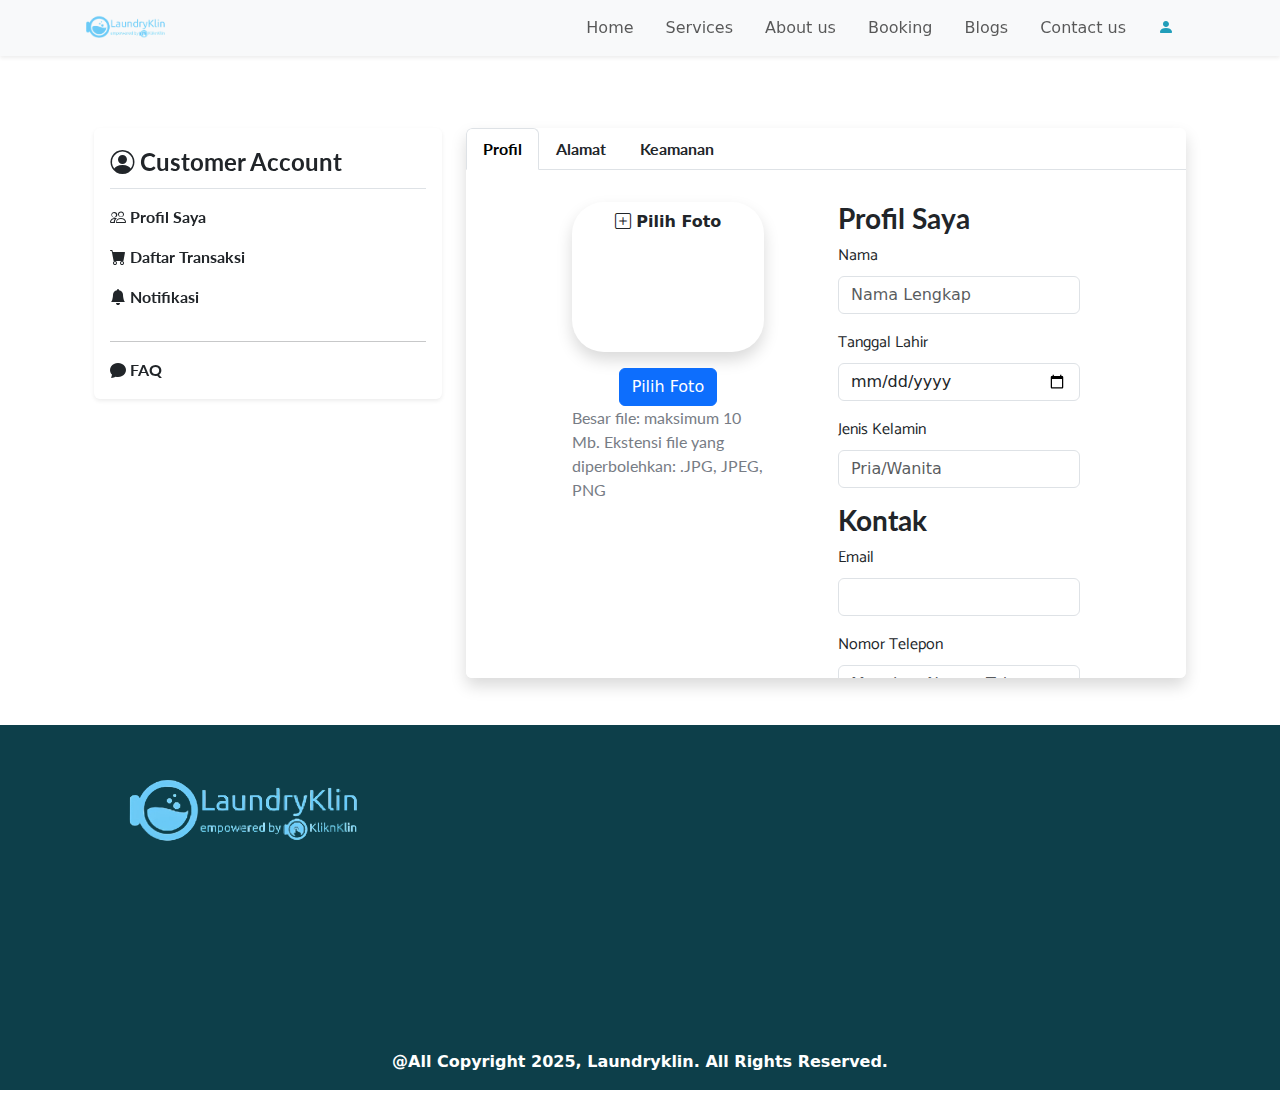
<file: user_profil.html>
<!DOCTYPE html>
<html lang="en">

<head>
    <meta charset="UTF-8">
    <meta name="viewport" content="width=device-width, initial-scale=1.0">
    <title>Laundry Klin</title>
    <link rel="stylesheet" href="https://cdn.jsdelivr.net/npm/bootstrap@5.3.6/dist/css/bootstrap.min.css">
    <link rel="stylesheet" href="https://cdn.jsdelivr.net/npm/bootstrap-icons@1.13.1/font/bootstrap-icons.min.css">
    <link rel="shortcut icon" href="assets/favicon.png" type="image/x-icon">
    <link rel="stylesheet" href="style/hover.css">
    <link rel="stylesheet" href="style/font.css">
    <link href="https://unpkg.com/aos@2.3.1/dist/aos.css" rel="stylesheet">
    <script src="https://unpkg.com/aos@2.3.1/dist/aos.js"></script>
    <script src="https://cdn.jsdelivr.net/npm/bootstrap@5.3.6/dist/js/bootstrap.bundle.min.js"></script>
    <link rel="preconnect" href="https://fonts.googleapis.com">
    <link rel="preconnect" href="https://fonts.gstatic.com" crossorigin>
    <link
        href="https://fonts.googleapis.com/css2?family=Catamaran:wght@100..900&family=Lato&family=Nunito+Sans:opsz@6..12&display=swap"
        rel="stylesheet">
</head>

<body>

    <!--navbar-->
    <nav class="navbar navbar-expand-lg bg-body-tertiary shadow-sm sticky-top" data-aos="fade-down" data-aos-duration="500">
        <div class="container">
            <img src="assets/logo-laundryklin.png" alt="Bootstrap" width="89.9" height="27.7">
            <button class="navbar-toggler" type="button" data-bs-toggle="collapse" data-bs-target="#navbarNavAltMarkup"
                aria-controls="navbarNavAltMarkup" aria-expanded="false" aria-label="Toggle navigation">
                <span class="navbar-toggler-icon"></span>
            </button>
            <div class="collapse navbar-collapse" id="navbarNavAltMarkup">
                <div class="navbar-nav ms-auto">
                    <a class="nav-link me-3" href="index.html">Home</a>
                    <a class="nav-link me-3" href="services.html">Services</a>
                    <a class="nav-link me-3" href="aboutus.html">About us</a>
                    <a class="nav-link me-3" href="booking.html">Booking</a>
                    <a class="nav-link me-3" href="blog.html">Blogs</a>
                    <a class="nav-link me-3" href="#footer-down">Contact us</a>
                    <a class="nav-link me-3 active" aria-current="page"
                        href="user_profil.html"><i class="bi bi-person-fill" style="color: #219EBA;"></i></a>
                </div>
            </div>
        </div>
    </nav>
    <!--navbar-->

    <!--profil-->
    <div class="container p-4 mt-5">
        <div class="row">
            <div class="col-lg-4 mb-4 mb-lg-0" data-aos="fade-right" data-aos-duration="1000">
                <div class="d-flex flex-column p-3 rounded shadow-sm">
                    <p class="fw-bold fs-4 mb-3 pb-2 border-bottom lato-regular"><i class="bi bi-person-circle"></i> Customer Account
                    </p>
                    <a href="profil/profil.html" target="iframe-profil" class="fw-bold mb-3 text-dark link-underline link-underline-opacity-0 lato-regular menu-profil"><i class="bi bi-people"></i> Profil Saya</a>
                    <a href="profil/daftar_transaksi.html" target="iframe-profil" class="fw-bold mb-3 text-dark link-underline link-underline-opacity-0 lato-regular menu-profil"><i class="bi bi-cart-fill"></i> Daftar Transaksi</a>
                    <a href="profil/notifikasi_profil.html" target="iframe-profil" class="fw-bold mb-3 text-dark link-underline link-underline-opacity-0 lato-regular menu-profil"><i class="bi bi-bell-fill"></i> Notifikasi</a>
                    <div class="mt-auto">
                        <hr>
                        <a href="profil/faq.html" target="iframe-profil" class="fw-bold mb-1 text-dark link-underline link-underline-opacity-0 lato-regular menu-profil"><i class="bi bi-chat-fill"></i> FAQ</a>
                    </div>
                </div>
            </div>

            <div class="col-lg-8" data-aos="zoom-in-down" data-aos-duration="1000" data-aos-delay="200">
                <iframe src="profil/profil.html" frameborder="0" style="width: 100%; height: 550px;"
                    class="shadow rounded" name="iframe-profil"></iframe>
            </div>
        </div>
    </div>
    <!--profil-->

    <!--footer-->
    <footer style="background-color: #0D3F4A;">
        <div class="container p-5 pb-0 mt-3 justify-content-center" id="footer-down">
            <div class="row">
                <div class="col-md-12 text-start text-white">
                    <img src="assets/logo-laundryklin.png" width="auto" height="80" alt="" data-aos="fade-right" data-aos-duration="1000"><br>
                </div>
            </div>
            <div class="row">
                <div class="col-md-3 text-white" data-aos="fade-right" data-aos-duration="1000">
                    <h4 class="mt-3">Follow Us At</h4>
                    <p><a href=""><img src="assets/logo-wa.png" alt="" width="59" height="59"></a> <a href=""><img
                                src="assets/logo-ig.png" alt="" width="50" height="50"></a></p>
                </div>
                <div class="col-md-3 text-white" data-aos="fade-up" data-aos-duration="1100">
                    <h4 class="mt-3">Navigation</h4>
                    <a href="index.html" class="footer-link">Home</a>
                    <a href="booking.html" class="footer-link">Booking</a>
                    <a href="services.html" class="footer-link">Service</a>
                    <a href="user_profil.html" class="footer-link">My Profile</a>
                </div>
                <div class="col-md-3 text-white" data-aos="fade-down" data-aos-duration="1100">
                    <h4 class="mt-3">Company</h4>
                    <a href="aboutus.html" class="footer-link">About us</a>
                    <a href="blog.html" class="footer-link">Blogs</a>
                </div>
                <div class="col-md-3 text-white" data-aos="fade-up" data-aos-duration="1100">
                    <h4 class="mt-3">Contact Us</h4>
                    <a href="https://api.whatsapp.com/send?phone=628111566664&text=Halo%20Klino%20%F0%9F%91%8B%F0%9F%8F%BB%20,%0A%0ASaya%20mau%20tanya%20KliknKlin,%20saya%20dapat%20info%20dari%20Website%20KliknKlin"
                        class="footer-link"><i class="bi bi-telephone">  0811-1566-664</i></a>
                    <a href="" class="footer-link"><i class="bi bi-envelope">  support@kliknklin.co</i></a>
                </div>
            </div>
            <div class="row">
                <div class="col-md-12 text-center">
                    <p class="fw-bold mt-5 text-white">@All Copyright 2025, Laundryklin. All Rights Reserved.
                    <p>
                </div>
            </div>
        </div>
    </footer>
    <!--footer-->

    <script>
        AOS.init();
    </script>


</body>

</html>
</file>
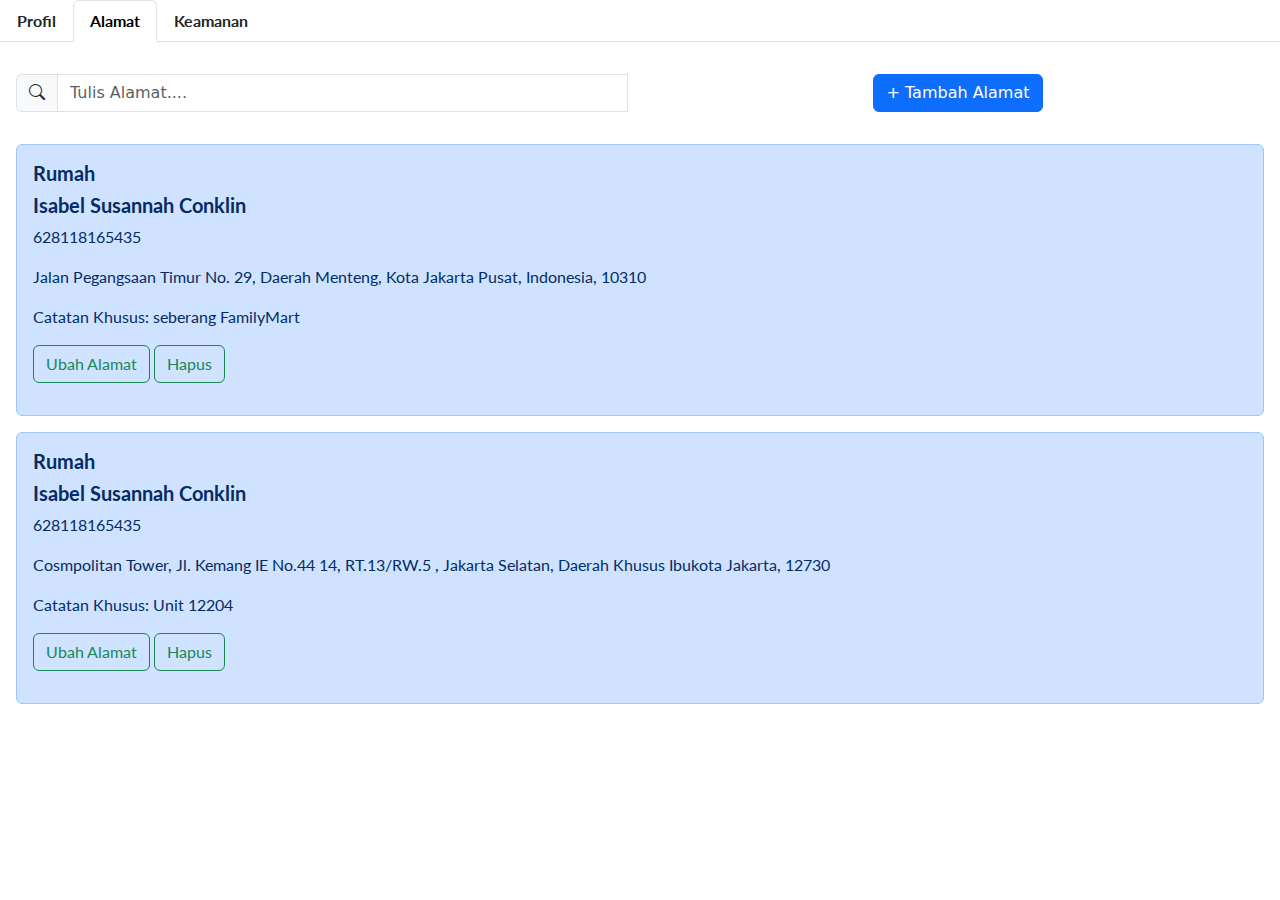
<file: profil/alamat.html>
<!DOCTYPE html>
<html lang="en">

<head>
    <meta charset="UTF-8">
    <meta name="viewport" content="width=device-width, initial-scale=1.0">
    <title>Laundry Klin</title>
    <link rel="stylesheet" href="https://cdn.jsdelivr.net/npm/bootstrap@5.3.6/dist/css/bootstrap.min.css">
    <link rel="stylesheet" href="https://cdn.jsdelivr.net/npm/bootstrap-icons@1.13.1/font/bootstrap-icons.min.css">
    <link rel="shortcut icon" href="assets/favicon.png" type="image/x-icon">
    <script src="https://cdn.jsdelivr.net/npm/bootstrap@5.3.6/dist/js/bootstrap.bundle.min.js"></script>
    <link rel="preconnect" href="https://fonts.googleapis.com">
    <link rel="preconnect" href="https://fonts.gstatic.com" crossorigin>
    <link
        href="https://fonts.googleapis.com/css2?family=Catamaran:wght@100..900&family=Lato&family=Nunito+Sans:opsz@6..12&display=swap"
        rel="stylesheet">
    <style>
        .lato-regular {
            font-family: "Lato", sans-serif;
            font-weight: 400;
            font-style: normal;
        }

        .catamaran-font {
            font-family: "Catamaran", sans-serif;
            font-optical-sizing: auto;
            font-weight: 400;
            font-style: normal;
        }

        .nunito-sans-font {
            font-family: "Nunito Sans", sans-serif;
            font-optical-sizing: auto;
            font-weight: 400;
            font-style: normal;
            font-variation-settings:
                "wdth" 100,
                "YTLC" 500;
        }
    </style>
</head>

<body>

    <!--navbar-->
    <ul class="nav nav-tabs">
        <li class="nav-item">
            <a class="nav-link text-dark lato-regular fw-bold" href="profil.html">Profil</a>
        </li>
        <li class="nav-item">
            <a class="nav-link active lato-regular fw-bold" aria-current="page" href="alamat.html">Alamat</a>
        </li>
        <li class="nav-item">
            <a class="nav-link text-dark lato-regular fw-bold" href="keamanan.html">Keamanan</a>
        </li>
    </ul>
    <!--navbar-->

    <!--alamat-->
    <div class="cotainer mt-3 p-3">
        <div class="row justify-content-center text-center">
            <div class="col">
                <div class="input-group">
                    <span class="input-group-text" id="visible-addon"><i class="bi bi-search"></i></span>
                    <input type="text" class="form-control" placeholder="Tulis Alamat...." aria-label="Username"
                        aria-describedby="visible-addon">
                    <input type="text" class="form-control d-none" placeholder="Hidden input" aria-label="Hidden input"
                        aria-describedby="visible-addon">
                </div>
            </div>
            <div class="col">
                <button type="button" class="btn btn-primary">+ Tambah Alamat</button>
            </div>
        </div>
        <div class="row mt-3">
            <div class="col">
                <div class="alert alert-primary mt-3 lato-regular" role="alert">
                    <h5 class="fw-bold">Rumah</h5>
                    <h5 class="fw-bold">Isabel Susannah Conklin</h5>
                    <p>628118165435</p>
                    <p>Jalan Pegangsaan Timur No. 29, Daerah Menteng, Kota Jakarta Pusat, Indonesia, 10310</p>
                    <p>Catatan Khusus: seberang FamilyMart</p>
                    <p><button type="button" class="btn btn-outline-success">Ubah Alamat</button> <button type="button" class="btn btn-outline-success">Hapus</button></p>
                </div>
                <div class="alert alert-primary mt-3 lato-regular" role="alert">
                    <h5 class="fw-bold">Rumah</h5>
                    <h5 class="fw-bold">Isabel Susannah Conklin</h5>
                    <p>628118165435</p>
                    <p>Cosmpolitan Tower, Jl. Kemang IE No.44 14, RT.13/RW.5 , Jakarta Selatan, Daerah Khusus Ibukota Jakarta, 12730</p>
                    <p>Catatan Khusus: Unit 12204</p>
                    <p><button type="button" class="btn btn-outline-success">Ubah Alamat</button> <button type="button" class="btn btn-outline-success">Hapus</button></p>
                </div>
            </div>
        </div>
    </div>
    <!--alamat-->


</body>

</html>
</file>
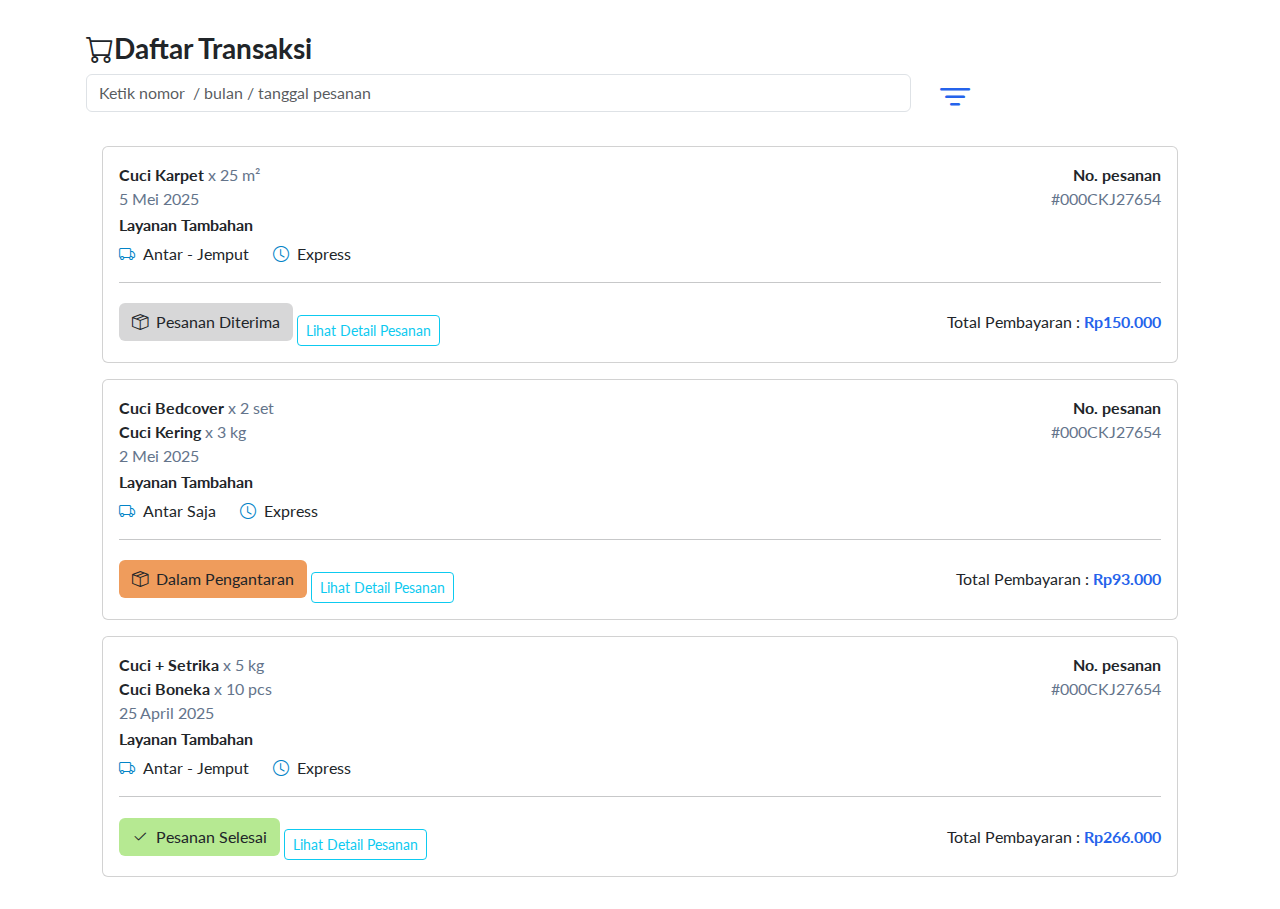
<file: profil/daftar_transaksi.html>
<!DOCTYPE html>
<html lang="en">

<head>
    <meta charset="UTF-8">
    <meta name="viewport" content="width=device-width, initial-scale=1.0">
    <title>Laundry Klin</title>
    <link rel="stylesheet" href="https://cdn.jsdelivr.net/npm/bootstrap@5.3.6/dist/css/bootstrap.min.css">
    <link rel="stylesheet" href="https://cdn.jsdelivr.net/npm/bootstrap-icons@1.13.1/font/bootstrap-icons.min.css">
    <link rel="shortcut icon" href="assets/favicon.png" type="image/x-icon">
    <script src="https://cdn.jsdelivr.net/npm/bootstrap@5.3.6/dist/js/bootstrap.bundle.min.js"></script>
    <link rel="preconnect" href="https://fonts.googleapis.com">
    <link rel="preconnect" href="https://fonts.gstatic.com" crossorigin>
    <link
        href="https://fonts.googleapis.com/css2?family=Catamaran:wght@100..900&family=Lato&family=Nunito+Sans:opsz@6..12&display=swap"
        rel="stylesheet">
    <style>
        .lato-regular {
            font-family: "Lato", sans-serif;
            font-weight: 400;
            font-style: normal;
        }

        .catamaran-font {
            font-family: "Catamaran", sans-serif;
            font-optical-sizing: auto;
            font-weight: 400;
            font-style: normal;
        }

        .nunito-sans-font {
            font-family: "Nunito Sans", sans-serif;
            font-optical-sizing: auto;
            font-weight: 400;
            font-style: normal;
            font-variation-settings:
                "wdth" 100,
                "YTLC" 500;
        }

        .stepper-wrapper {
            display: flex;
            justify-content: space-between;
            position: relative;
            margin-bottom: 2.5rem;
            /* Memberi ruang di bawah tanggal */
            text-align: center;
        }

        .stepper-item {
            display: flex;
            flex-direction: column;
            align-items: center;
            position: relative;
            z-index: 1;
            /* Agar ikon berada di atas garis */
            width: 25%;
            /* Membagi lebar untuk 4 item */
        }

        .stepper-icon {
            height: 50px;
            width: 50px;
            border-radius: 50%;
            display: flex;
            align-items: center;
            justify-content: center;
            background-color: #fff;
            border: 2px solid #adb5bd;
            /* Warna border abu-abu */
            font-size: 1.5rem;
            color: #adb5bd;
            /* Warna ikon abu-abu */
            margin-bottom: 0.5rem;
            transition: background-color 0.3s, border-color 0.3s, color 0.3s;
        }

        .stepper-item.completed .stepper-icon {
            background-color: #0d6efd;
            /* Warna biru primer Bootstrap */
            border-color: #0d6efd;
            color: #fff;
        }

        .stepper-item-title {
            font-weight: 500;
            font-size: 0.9rem;
            color: #212529;
            /* Warna teks gelap */
        }

        .stepper-item-date {
            font-size: 0.8rem;
            color: #6c757d;
            /* Warna teks 'muted' Bootstrap */
        }

        /* Garis penghubung di belakang ikon */
        .stepper-wrapper::before {
            content: '';
            position: absolute;
            top: 25px;
            /* Posisi vertikal di tengah ikon */
            left: 12.5%;
            /* Mulai dari tengah item pertama */
            right: 12.5%;
            /* Berakhir di tengah item terakhir */
            height: 2px;
            background-color: #adb5bd;
            /* Warna garis abu-abu */
            z-index: 0;
            /* Di belakang ikon */
        }

        /* Garis progres yang aktif (berwarna) */
        .stepper-line-active {
            position: absolute;
            top: 25px;
            left: 12.5%;
            height: 2px;
            background-color: #0d6efd;
            z-index: 0;
            /* Lebar disesuaikan dengan jumlah langkah yang selesai.
               Di sini kita set 75% untuk mensimulasikan semua langkah selesai.
               Untuk 3 dari 4 langkah, gunakan width: 50%.
               Untuk 2 dari 4 langkah, gunakan width: 25%.
            */
            width: 75%;
            transition: width 0.5s ease-in-out;
        }
    </style>
</head>

<body>
    <div class="container mt-3 p-3 lato-regular">
        <div class="row">
            <div class="col-md-12">
                <h3 class="fw-bold"><i class="bi bi-cart"></i>Daftar Transaksi</h3>
            </div>
        </div>
        <div class="row">
            <div class="col-sm-9">
                <div class="input-group mb-3">
                    <input type="text" class="form-control" aria-label="Sizing example input"
                        aria-describedby="inputGroup-sizing-default"
                        placeholder="Ketik nomor  / bulan / tanggal pesanan">
                </div>
            </div>
            <div class="col-sm-3">
                <h1 style="color: #2563EB;"><i class="bi bi-filter"></i></h1>
            </div>
        </div>
        <div class="row">
            <div class="col-md-12">
                <!--card-1-->
                <div class="card m-3">
                    <div class="card-body">
                        <!-- Baris Atas: Nama Layanan & No Pesanan -->
                        <div class="d-flex justify-content-between align-items-start mb-1">
                            <div>
                                <p class="mb-0 fw-bold">Cuci Karpet <span class="fw-normal" style="color: #64748B;">x
                                        25
                                        m²</span></p>
                                <p class="mb-0" style="color: #64748B;">5 Mei 2025</p>
                            </div>
                            <div class="text-end">
                                <span class="d-block fw-bold">No. pesanan</span>
                                <span style="color: #64748B;">#000CKJ27654</span>
                            </div>
                        </div>

                        <!-- Bagian Layanan Tambahan -->
                        <div>
                            <h6 class="fw-bold">Layanan Tambahan</h6>
                            <div class="d-flex align-items-center">
                                <div class="me-4">
                                    <i class="bi bi-truck me-2" style="color: #0284C7;"></i>Antar - Jemput
                                </div>
                                <div>
                                    <i class="bi bi-clock me-2" style="color: #0284C7;"></i>Express
                                </div>
                            </div>
                        </div>

                        <hr>

                        <!-- Baris Bawah: Status & Total Pembayaran -->
                        <div class="d-flex justify-content-between align-items-center mt-3">
                            <div>
                                <button class="btn status-badge" style="background-color: #D7D7D8;">
                                    <i class="bi bi-box-seam me-2"></i>Pesanan Diterima
                                </button>
                                <!--modal(detail pesanan)-->
                                <button type="button" class="btn btn-outline-info btn-sm mt-3" data-bs-toggle="modal"
                                    data-bs-target="#detail-pesanan-1">
                                    Lihat Detail Pesanan
                                </button>
                                <div class="modal fade" tabindex="-1" id="detail-pesanan-1">
                                    <div class="modal-dialog modal-dialog-centered">
                                        <div class="modal-content">
                                            <div class="modal-header justify-content-between">
                                                <h5 class="modal-title fw-bold">Detail Pesanan</h5>
                                                <p style="color: #219EBA;">No. Pesanan <span
                                                        style="color: #64748B;">#000CKJ27654</span></p>
                                            </div>
                                            <div class="modal-body">
                                                <div class="stepper-wrapper">
                                                    <div class="stepper-line-active"></div>
                                                    <div class="stepper-item completed">
                                                        <div class="stepper-icon"><i class="bi bi-box-seam"></i></div>
                                                        <div class="stepper-item-title">Pesanan Diterima</div>
                                                        <div class="stepper-item-date">25 April 2025 10:50</div>
                                                    </div>
                                                    <div class="stepper-item completed">
                                                        <div class="stepper-icon bg-white"><i class="bi bi-credit-card"></i>
                                                        </div>
                                                        <div class="stepper-item-title"></div>
                                                        <div class="stepper-item-date"></div>
                                                    </div>
                                                    <div class="stepper-item completed">
                                                        <div class="stepper-icon bg-white"><i class="bi bi-hourglass-split"></i>
                                                        </div>
                                                        <div class="stepper-item-title"></div>
                                                        <div class="stepper-item-date"></div>
                                                    </div>
                                                    <div class="stepper-item completed">
                                                        <div class="stepper-icon bg-white"><i class="bi bi-check2-circle"></i>
                                                        </div>
                                                        <div class="stepper-item-title"></div>
                                                        <div class="stepper-item-date"></div>
                                                    </div>
                                                </div>

                                                <hr class="my-4">

                                                <!-- Header Detail Layanan -->
                                                <div class="d-flex justify-content-between align-items-center mb-4">
                                                    <h4 class="mb-0">Detail Layanan</h4>
                                                    <span class="fs-6 fw-medium text-muted"><i
                                                            class="bi bi-house-door me-2"></i>KL — JP015</span>
                                                </div>

                                                <!-- Item Layanan 1 -->
                                                <div class="d-flex justify-content-between align-items-start mb-3">
                                                    <div>
                                                        <p class="fw-bold mb-0">Cuci Karpet</p>
                                                        <small class="text-muted">#001</small>
                                                        <small class="text-muted d-block">Qty: 25 m²</small>
                                                    </div>
                                                    <div class="text-end">
                                                        <span class="fs-6 fw-medium">x Rp25.000</span>
                                                    </div>
                                                </div>
                                            </div>
                                            <div class="modal-footer">
                                                <button type="button" class="btn btn-secondary"
                                                    data-bs-dismiss="modal">Close</button>
                                            </div>
                                        </div>
                                    </div>
                                </div>
                                <!--modal(detail pesanan)-->
                            </div>
                            <div class="text-end">
                                <span>Total Pembayaran :</span>
                                <span class="fw-bold" style="color: #2563EB;">Rp150.000</span>
                            </div>
                        </div>
                    </div>
                </div>
                <!--card-1-->

                <!--card-2-->
                <div class="card m-3">
                    <div class="card-body">
                        <!-- Baris Atas: Nama Layanan & No Pesanan -->
                        <div class="d-flex justify-content-between align-items-start mb-1">
                            <div>
                                <p class="mb-0 fw-bold">Cuci Bedcover <span class="fw-normal" style="color: #64748B;">x
                                        2 set</span></p>
                                <p class="mb-0 fw-bold">Cuci Kering <span class="fw-normal" style="color: #64748B;">x 3
                                        kg</span></p>
                                <p class="mb-0" style="color: #64748B;">2 Mei 2025</p>
                            </div>
                            <div class="text-end">
                                <span class="d-block fw-bold">No. pesanan</span>
                                <span style="color: #64748B;">#000CKJ27654</span>
                            </div>
                        </div>

                        <!-- Bagian Layanan Tambahan -->
                        <div>
                            <h6 class="fw-bold">Layanan Tambahan</h6>
                            <div class="d-flex align-items-center">
                                <div class="me-4">
                                    <i class="bi bi-truck me-2" style="color: #0284C7;"></i>Antar Saja
                                </div>
                                <div>
                                    <i class="bi bi-clock me-2" style="color: #0284C7;"></i>Express
                                </div>
                            </div>
                        </div>

                        <hr>

                        <!-- Baris Bawah: Status & Total Pembayaran -->
                        <div class="d-flex justify-content-between align-items-center mt-3">
                            <div>
                                <button class="btn status-badge" style="background-color: #EF9C5C;">
                                    <i class="bi bi-box-seam me-2"></i>Dalam Pengantaran
                                </button>
                                <!--modal(detail pesanan)-->
                                <button type="button" class="btn btn-outline-info btn-sm mt-3" data-bs-toggle="modal"
                                    data-bs-target="#detail-pesanan-2">
                                    Lihat Detail Pesanan
                                </button>
                                <div class="modal fade" tabindex="-1" id="detail-pesanan-2">
                                    <div class="modal-dialog modal-dialog-centered">
                                        <div class="modal-content">
                                            <div class="modal-header justify-content-between">
                                                <h5 class="modal-title fw-bold">Detail Pesanan</h5>
                                                <p style="color: #219EBA;">No. Pesanan <span
                                                        style="color: #64748B;">#000CKJ27654</span></p>
                                            </div>
                                            <div class="modal-body">
                                                <div class="stepper-wrapper">
                                                    <div class="stepper-line-active"></div>
                                                    <div class="stepper-item completed">
                                                        <div class="stepper-icon"><i class="bi bi-box-seam"></i></div>
                                                        <div class="stepper-item-title">Pesanan Diterima</div>
                                                        <div class="stepper-item-date">25 April 2025 10:50</div>
                                                    </div>
                                                    <div class="stepper-item completed">
                                                        <div class="stepper-icon"><i class="bi bi-credit-card"></i>
                                                        </div>
                                                        <div class="stepper-item-title">Pembayaran Diterima</div>
                                                        <div class="stepper-item-date">25 April 2025 10:54</div>
                                                    </div>
                                                    <div class="stepper-item completed">
                                                        <div class="stepper-icon"><i class="bi bi-hourglass-split"></i>
                                                        </div>
                                                        <div class="stepper-item-title">Pesanan Diproses</div>
                                                        <div class="stepper-item-date">25 April 2025 11:30</div>
                                                    </div>
                                                    <div class="stepper-item completed">
                                                        <div class="stepper-icon bg-white"><i class="bi bi-check2-circle"></i>
                                                        </div>
                                                        <div class="stepper-item-title"></div>
                                                        <div class="stepper-item-date"></div>
                                                    </div>
                                                </div>

                                                <hr class="my-4">

                                                <!-- Header Detail Layanan -->
                                                <div class="d-flex justify-content-between align-items-center mb-4">
                                                    <h4 class="mb-0">Detail Layanan</h4>
                                                    <span class="fs-6 fw-medium text-muted"><i
                                                            class="bi bi-house-door me-2"></i>KL — JP015</span>
                                                </div>

                                                <!-- Item Layanan 1 -->
                                                <div class="d-flex justify-content-between align-items-start mb-3">
                                                    <div>
                                                        <p class="fw-bold mb-0">Cuci Bedcover</p>
                                                        <small class="text-muted">#001</small>
                                                        <small class="text-muted d-block">Qty: 2 set</small>
                                                    </div>
                                                    <div class="text-end">
                                                        <span class="fs-6 fw-medium">x Rp25.000</span>
                                                    </div>
                                                </div>

                                                <!-- Item Layanan 2 -->
                                                <div class="d-flex justify-content-between align-items-start">
                                                    <div>
                                                        <p class="fw-bold mb-0">Cuci Kering</p>
                                                        <small class="text-muted">#002</small>
                                                        <small class="text-muted d-block">Qty: 3 kg</small>
                                                    </div>
                                                    <div class="text-end">
                                                        <span class="fs-6 fw-medium">x Rp7.000</span>
                                                    </div>
                                                </div>
                                            </div>
                                            <div class="modal-footer">
                                                <button type="button" class="btn btn-secondary"
                                                    data-bs-dismiss="modal">Close</button>
                                            </div>
                                        </div>
                                    </div>
                                </div>
                                <!--modal(detail pesanan)-->
                            </div>
                            <div class="text-end">
                                <span>Total Pembayaran :</span>
                                <span class="fw-bold" style="color: #2563EB;">Rp93.000</span>
                            </div>
                        </div>
                    </div>
                </div>
                <!--card-2-->

                <!--card-3-->
                <div class="card m-3">
                    <div class="card-body">
                        <!-- Baris Atas: Nama Layanan & No Pesanan -->
                        <div class="d-flex justify-content-between align-items-start mb-1">
                            <div>
                                <p class="mb-0 fw-bold">Cuci + Setrika <span class="fw-normal"
                                        style="color: #64748B;">x 5 kg</span></p>
                                <p class="mb-0 fw-bold">Cuci Boneka <span class="fw-normal" style="color: #64748B;">x
                                        10 pcs</span></p>
                                <p class="mb-0" style="color: #64748B;">25 April 2025</p>
                            </div>
                            <div class="text-end">
                                <span class="d-block fw-bold">No. pesanan</span>
                                <span style="color: #64748B;">#000CKJ27654</span>
                            </div>
                        </div>

                        <!-- Bagian Layanan Tambahan -->
                        <div>
                            <h6 class="fw-bold">Layanan Tambahan</h6>
                            <div class="d-flex align-items-center">
                                <div class="me-4">
                                    <i class="bi bi-truck me-2" style="color: #0284C7;"></i>Antar - Jemput
                                </div>
                                <div>
                                    <i class="bi bi-clock me-2" style="color: #0284C7;"></i>Express
                                </div>
                            </div>
                        </div>

                        <hr>

                        <!-- Baris Bawah: Status & Total Pembayaran -->
                        <div class="d-flex justify-content-between align-items-center mt-3">
                            <div>
                                <button class="btn status-badge" style="background-color: #B6E992;">
                                    <i class="bi bi-check2 me-2"></i>Pesanan Selesai
                                </button>
                                <!--modal(detail pesanan)-->
                                <button type="button" class="btn btn-outline-info btn-sm mt-3" data-bs-toggle="modal"
                                    data-bs-target="#detail-pesanan-3">
                                    Lihat Detail Pesanan
                                </button>
                                <div class="modal fade" tabindex="-1" id="detail-pesanan-3">
                                    <div class="modal-dialog modal-dialog-centered">
                                        <div class="modal-content">
                                            <div class="modal-header justify-content-between">
                                                <h5 class="modal-title fw-bold">Detail Pesanan</h5>
                                                <p style="color: #219EBA;">No. Pesanan <span
                                                        style="color: #64748B;">#000CKJ27654</span></p>
                                            </div>
                                            <div class="modal-body">
                                                <div class="stepper-wrapper">
                                                    <div class="stepper-line-active"></div>
                                                    <div class="stepper-item completed">
                                                        <div class="stepper-icon"><i class="bi bi-box-seam"></i></div>
                                                        <div class="stepper-item-title">Pesanan Diterima</div>
                                                        <div class="stepper-item-date">25 April 2025 10:50</div>
                                                    </div>
                                                    <div class="stepper-item completed">
                                                        <div class="stepper-icon"><i class="bi bi-credit-card"></i>
                                                        </div>
                                                        <div class="stepper-item-title">Pembayaran Diterima</div>
                                                        <div class="stepper-item-date">25 April 2025 10:54</div>
                                                    </div>
                                                    <div class="stepper-item completed">
                                                        <div class="stepper-icon"><i class="bi bi-hourglass-split"></i>
                                                        </div>
                                                        <div class="stepper-item-title">Pesanan Diproses</div>
                                                        <div class="stepper-item-date">25 April 2025 11:30</div>
                                                    </div>
                                                    <div class="stepper-item completed">
                                                        <div class="stepper-icon"><i class="bi bi-check2-circle"></i>
                                                        </div>
                                                        <div class="stepper-item-title">Pesanan Selesai</div>
                                                        <div class="stepper-item-date">26 April 2025 18:15</div>
                                                    </div>
                                                </div>

                                                <hr class="my-4">

                                                <!-- Header Detail Layanan -->
                                                <div class="d-flex justify-content-between align-items-center mb-4">
                                                    <h4 class="mb-0">Detail Layanan</h4>
                                                    <span class="fs-6 fw-medium text-muted"><i
                                                            class="bi bi-house-door me-2"></i>KL — JP015</span>
                                                </div>

                                                <!-- Item Layanan 1 -->
                                                <div class="d-flex justify-content-between align-items-start mb-3">
                                                    <div>
                                                        <p class="fw-bold mb-0">Cuci + Setrika</p>
                                                        <small class="text-muted">#001</small>
                                                        <small class="text-muted d-block">Qty: 5 Kg</small>
                                                    </div>
                                                    <div class="text-end">
                                                        <span class="fs-6 fw-medium">x Rp10.000</span>
                                                    </div>
                                                </div>

                                                <!-- Item Layanan 2 -->
                                                <div class="d-flex justify-content-between align-items-start">
                                                    <div>
                                                        <p class="fw-bold mb-0">Cuci Boneka</p>
                                                        <small class="text-muted">#002</small>
                                                        <small class="text-muted d-block">Qty: 10 Pcs</small>
                                                    </div>
                                                    <div class="text-end">
                                                        <span class="fs-6 fw-medium">x Rp20.000</span>
                                                    </div>
                                                </div>
                                            </div>
                                            <div class="modal-footer">
                                                <button type="button" class="btn btn-secondary"
                                                    data-bs-dismiss="modal">Close</button>
                                            </div>
                                        </div>
                                    </div>
                                </div>
                                <!--modal(detail pesanan)-->
                            </div>
                            <div class="text-end">
                                <span>Total Pembayaran :</span>
                                <span class="fw-bold" style="color: #2563EB;">Rp266.000</span>
                            </div>
                        </div>
                    </div>
                </div>
                <!--card-3-->
            </div>
        </div>
    </div>
</body>

</html>
</file>
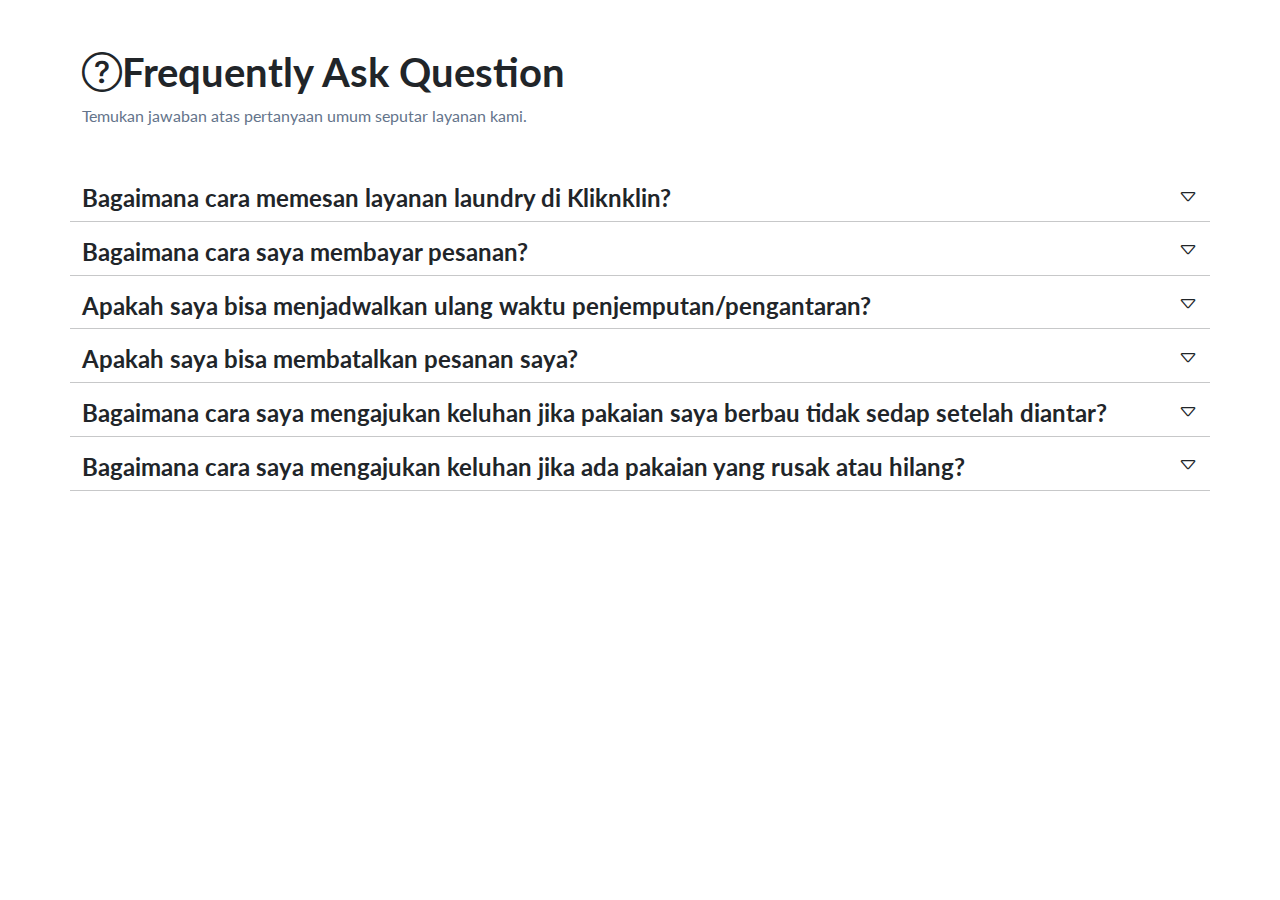
<file: profil/faq.html>
<!DOCTYPE html>
<html lang="en">

<head>
    <meta charset="UTF-8">
    <meta name="viewport" content="width=device-width, initial-scale=1.0">
    <title>Laundry Klin</title>
    <link rel="stylesheet" href="https://cdn.jsdelivr.net/npm/bootstrap@5.3.6/dist/css/bootstrap.min.css">
    <link rel="stylesheet" href="https://cdn.jsdelivr.net/npm/bootstrap-icons@1.13.1/font/bootstrap-icons.min.css">
    <link rel="shortcut icon" href="assets/favicon.png" type="image/x-icon">
    <script src="https://cdn.jsdelivr.net/npm/bootstrap@5.3.6/dist/js/bootstrap.bundle.min.js"></script>
    <link rel="preconnect" href="https://fonts.googleapis.com">
    <link rel="preconnect" href="https://fonts.gstatic.com" crossorigin>
    <link
        href="https://fonts.googleapis.com/css2?family=Catamaran:wght@100..900&family=Lato&family=Nunito+Sans:opsz@6..12&display=swap"
        rel="stylesheet">
    <style>
        .lato-regular {
            font-family: "Lato", sans-serif;
            font-weight: 400;
            font-style: normal;
        }

        .catamaran-font {
            font-family: "Catamaran", sans-serif;
            font-optical-sizing: auto;
            font-weight: 400;
            font-style: normal;
        }

        .nunito-sans-font {
            font-family: "Nunito Sans", sans-serif;
            font-optical-sizing: auto;
            font-weight: 400;
            font-style: normal;
            font-variation-settings:
                "wdth" 100,
                "YTLC" 500;
        }
    </style>
</head>

<body class="lato-regular">

    <!--title-->
    <div class="container mt-5">
        <div class="row">
            <div class="col-md-12">
                <h1 class="fw-bold"><i class="bi bi-question-circle"></i>Frequently Ask Question</h1>
                <p style="color: #64748B;">Temukan jawaban atas pertanyaan umum seputar layanan kami.</p>
            </div>
        </div>
    </div><br>
    <!--title-->

    <!--opsi-->
    <div class="container mt-3 mb-3">
        <div class="row">
            <div class="col-md-12">
                <div class="d-flex justify-content-between">
                    <h4 class="fw-bold">Bagaimana cara memesan layanan laundry di Kliknklin?</h4>
                    <h5><i class="bi bi-caret-down"></i></h5>
                </div>
            </div>
            <hr>
        </div>
        <div class="row">
            <div class="col-md-12">
                <div class="d-flex justify-content-between">
                    <h4 class="fw-bold">Bagaimana cara saya membayar pesanan?</h4>
                    <h5><i class="bi bi-caret-down"></i></h5>
                </div>
            </div>
            <hr>
        </div>
        <div class="row">
            <div class="col-md-12">
                <div class="d-flex justify-content-between">
                    <h4 class="fw-bold">Apakah saya bisa menjadwalkan ulang waktu penjemputan/pengantaran?</h4>
                    <h5><i class="bi bi-caret-down"></i></h5>
                </div>
            </div>
            <hr>
        </div>
        <div class="row">
            <div class="col-md-12">
                <div class="d-flex justify-content-between">
                    <h4 class="fw-bold">Apakah saya bisa membatalkan pesanan saya?</h4>
                    <h5><i class="bi bi-caret-down"></i></h5>
                </div>
            </div>
            <hr>
        </div>
        <div class="row">
            <div class="col-md-12">
                <div class="d-flex justify-content-between">
                    <h4 class="fw-bold">Bagaimana cara saya mengajukan keluhan jika pakaian saya berbau tidak sedap setelah diantar?</h4>
                    <h5><i class="bi bi-caret-down"></i></h5>
                </div>
            </div>
            <hr>
        </div>
        <div class="row">
            <div class="col-md-12">
                <div class="d-flex justify-content-between">
                    <h4 class="fw-bold">Bagaimana cara saya mengajukan keluhan jika ada pakaian yang rusak atau hilang?</h4>
                    <h5><i class="bi bi-caret-down"></i></h5>
                </div>
            </div>
            <hr>
        </div>
    </div>
    <!--opsi-->
</body>

</html>
</file>
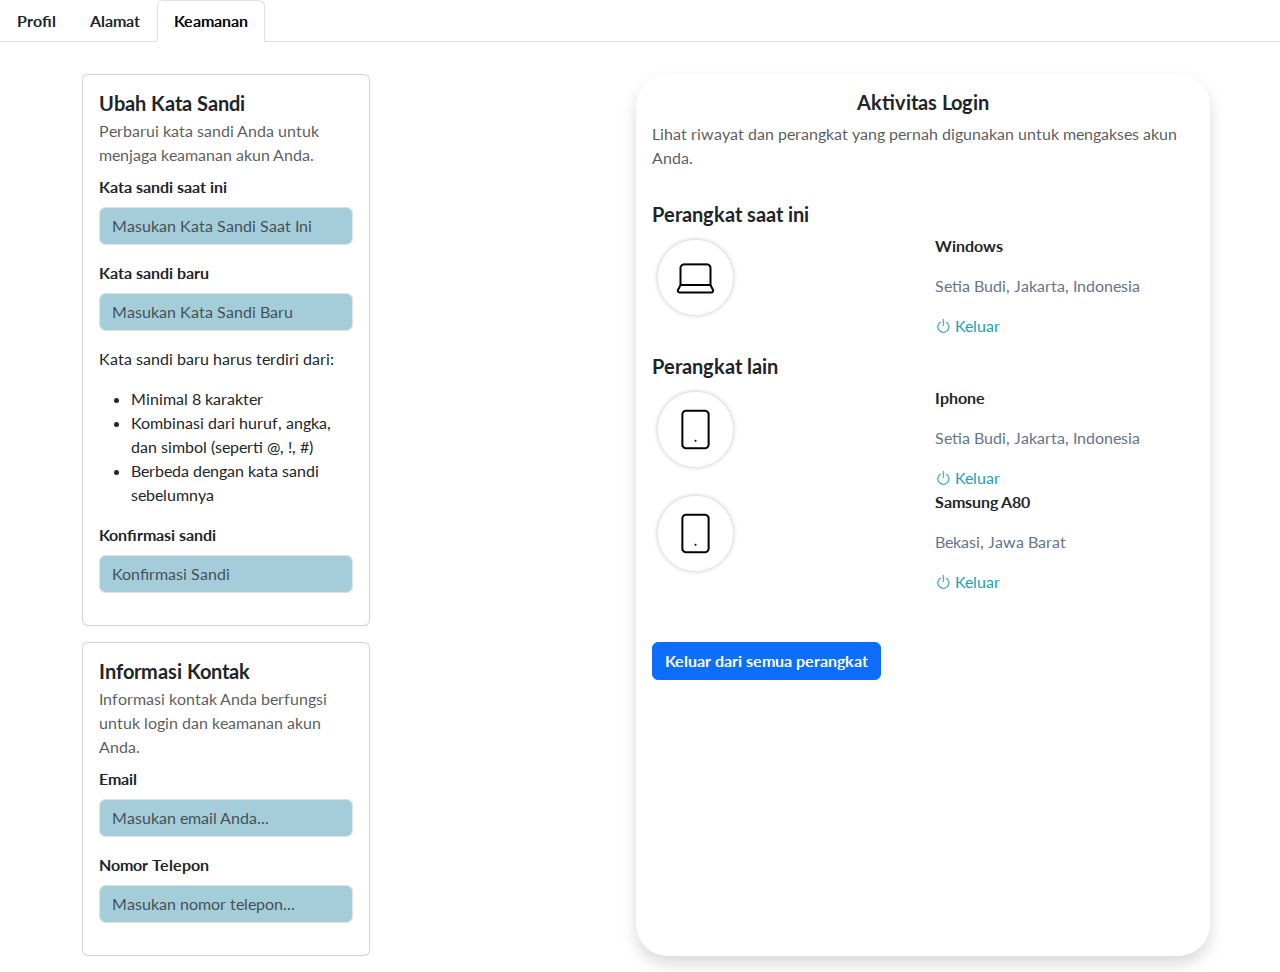
<file: profil/keamanan.html>
<!DOCTYPE html>
<html lang="en">

<head>
    <meta charset="UTF-8">
    <meta name="viewport" content="width=device-width, initial-scale=1.0">
    <title>Laundry Klin</title>
    <link rel="stylesheet" href="https://cdn.jsdelivr.net/npm/bootstrap@5.3.6/dist/css/bootstrap.min.css">
    <link rel="stylesheet" href="https://cdn.jsdelivr.net/npm/bootstrap-icons@1.13.1/font/bootstrap-icons.min.css">
    <link rel="shortcut icon" href="assets/favicon.png" type="image/x-icon">
    <script src="https://cdn.jsdelivr.net/npm/bootstrap@5.3.6/dist/js/bootstrap.bundle.min.js"></script>
    <link rel="preconnect" href="https://fonts.googleapis.com">
    <link rel="preconnect" href="https://fonts.gstatic.com" crossorigin>
    <link
        href="https://fonts.googleapis.com/css2?family=Catamaran:wght@100..900&family=Lato&family=Nunito+Sans:opsz@6..12&display=swap"
        rel="stylesheet">
    <style>
        .lato-regular {
            font-family: "Lato", sans-serif;
            font-weight: 400;
            font-style: normal;
        }

        .catamaran-font {
            font-family: "Catamaran", sans-serif;
            font-optical-sizing: auto;
            font-weight: 400;
            font-style: normal;
        }

        .nunito-sans-font {
            font-family: "Nunito Sans", sans-serif;
            font-optical-sizing: auto;
            font-weight: 400;
            font-style: normal;
            font-variation-settings:
                "wdth" 100,
                "YTLC" 500;
        }
    </style>
</head>

<body>

    <!--navbar-->
    <ul class="nav nav-tabs">
        <li class="nav-item">
            <a class="nav-link text-dark lato-regular fw-bold" href="profil.html">Profil</a>
        </li>
        <li class="nav-item">
            <a class="nav-link text-dark lato-regular fw-bold" href="alamat.html">Alamat</a>
        </li>
        <li class="nav-item">
            <a class="nav-link active lato-regular fw-bold" aria-current="page" href="keamanan.html">Keamanan</a>
        </li>
    </ul>
    <!--navbar-->

    <!--keamanan-->
    <div class="container lato-regular">
        <div class="row mt-3 mb-3">
            <div class="col">
                <div class="card mt-3" style="width: 18rem;">
                    <div class="card-body">
                        <h5 class="card-title fw-bold">Ubah Kata Sandi</h5>
                        <p class="card-subtitle mb-2 text-body-secondary">Perbarui kata sandi Anda untuk menjaga keamanan akun Anda.</p>
                        <div class="mb-3">
                            <label for="sandi-current" class="form-label fw-bold">Kata sandi saat ini</label>
                            <input type="text" class="form-control" id="sandi-current" placeholder="Masukan Kata Sandi Saat Ini" style="background-color: #A4CCD9;">
                        </div>
                        <div class="mb-3">
                            <label for="sandi-new" class="form-label fw-bold">Kata sandi baru</label>
                            <input type="text" class="form-control" id="sandi-new" placeholder="Masukan Kata Sandi Baru" style="background-color: #A4CCD9;">
                        </div>
                        <p>Kata sandi baru harus terdiri dari:</p>
                        <ul>
                            <li>Minimal 8 karakter </li>
                            <li>Kombinasi dari huruf, angka, dan simbol (seperti @, !, #) </li>
                            <li>Berbeda dengan kata sandi sebelumnya</li>
                        </ul>
                        <div class="mb-3">
                            <label for="sandi-confirm" class="form-label fw-bold">Konfirmasi sandi</label>
                            <input type="text" class="form-control" id="sandi-confirm" placeholder="Konfirmasi Sandi" style="background-color: #A4CCD9;">
                        </div>
                    </div>
                </div>
                <div class="card mt-3" style="width: 18rem;">
                    <div class="card-body">
                        <h5 class="card-title fw-bold">Informasi Kontak</h5>
                        <p class="card-subtitle mb-2 text-body-secondary">Informasi kontak Anda berfungsi untuk login dan keamanan akun Anda.</p>
                        <div class="mb-3">
                            <label for="email" class="form-label fw-bold">Email</label>
                            <input type="email" class="form-control" id="email" placeholder="Masukan email Anda..." style="background-color: #A4CCD9;">
                        </div>
                        <div class="mb-3">
                            <label for="no-telp" class="form-label fw-bold">Nomor Telepon</label>
                            <input type="number" class="form-control" id="no-telp" placeholder="Masukan nomor telepon..." style="background-color: #A4CCD9;">
                        </div>
                    </div>
                </div>
            </div>
            <div class="col shadow rounded-5 p-3 mt-3">
                <h5 class="text-center fw-bold">Aktivitas Login</h5>
                <p class="card-subtitle mb-2 text-body-secondary">Lihat riwayat dan perangkat yang pernah digunakan untuk mengakses akun Anda. </p><br>
                <h5 class="fw-bold">Perangkat saat ini</h5>
                <div class="row">
                    <div class="col">
                        <img src="../assets/ikon-dekstop.png" alt="">
                    </div>
                    <div class="col">
                        <p class="fw-bold">Windows</p>
                        <p style="color: #64748B;">Setia Budi, Jakarta, Indonesia</p>
                        <a style="color: #219EBA;"><i class="bi bi-power"></i> Keluar</a>
                    </div>
                </div>
                <h5 class="mt-3 fw-bold">Perangkat lain</h5>
                <div class="row">
                    <div class="col">
                        <img src="../assets/ikon-mobile.png" alt="">
                    </div>
                    <div class="col">
                        <p class="fw-bold">Iphone</p>
                        <p style="color: #64748B;">Setia Budi, Jakarta, Indonesia</p>
                        <a style="color: #219EBA;"><i class="bi bi-power"></i> Keluar</a>
                    </div>
                </div>
                <div class="row">
                    <div class="col">
                        <img src="../assets/ikon-mobile.png" alt="">
                    </div>
                    <div class="col">
                        <p class="fw-bold">Samsung A80</p>
                        <p style="color: #64748B;">Bekasi, Jawa Barat</p>
                        <a style="color: #219EBA;"><i class="bi bi-power"></i> Keluar</a>
                    </div>
                </div>
                <button class="btn btn-primary mt-5 fw-bold">Keluar dari semua perangkat</button>
            </div>
        </div>
    </div>
    <!--keamanan-->


</body>

</html>
</file>
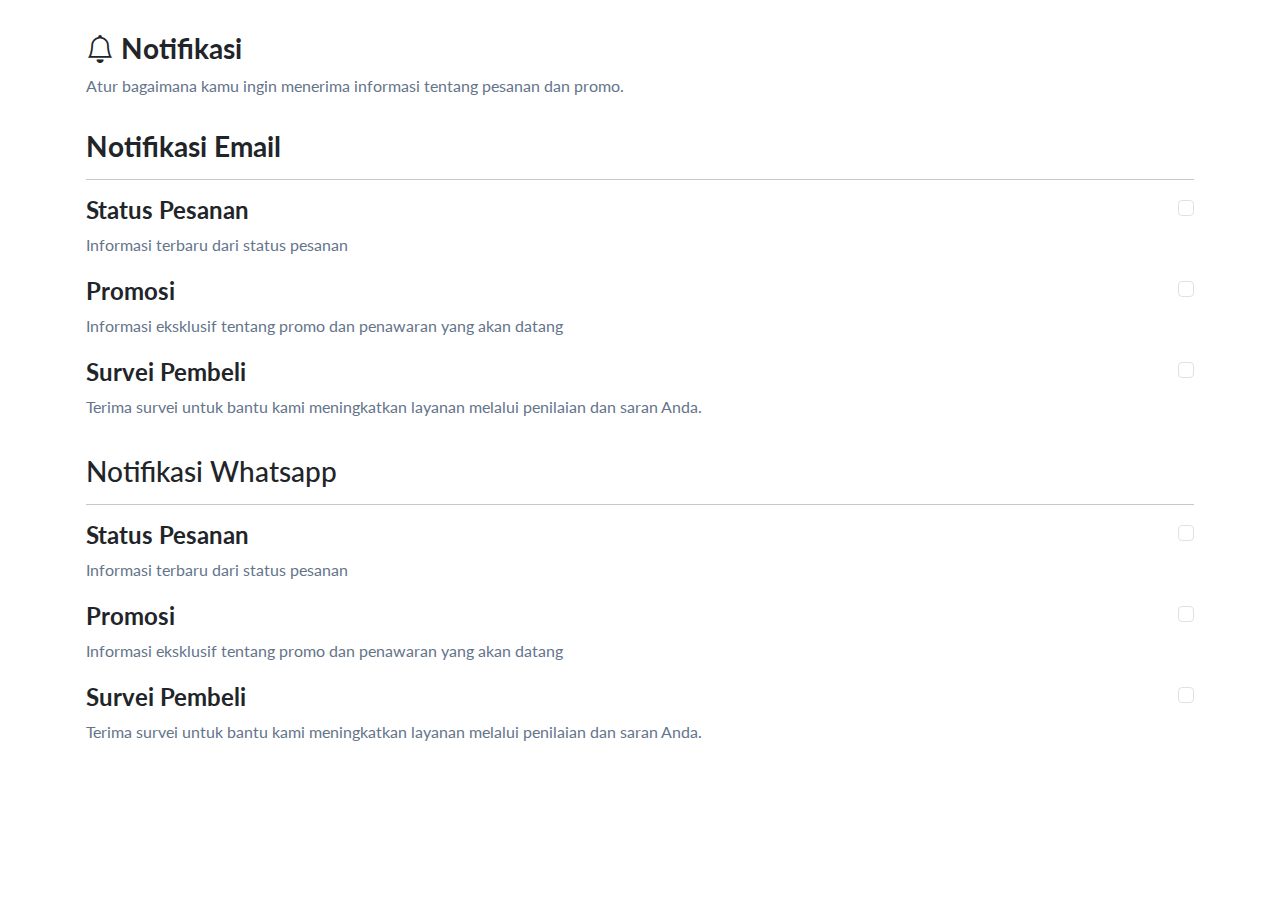
<file: profil/notifikasi_profil.html>
<!DOCTYPE html>
<html lang="en">

<head>
    <meta charset="UTF-8">
    <meta name="viewport" content="width=device-width, initial-scale=1.0">
    <title>Laundry Klin</title>
    <link rel="stylesheet" href="https://cdn.jsdelivr.net/npm/bootstrap@5.3.6/dist/css/bootstrap.min.css">
    <link rel="stylesheet" href="https://cdn.jsdelivr.net/npm/bootstrap-icons@1.13.1/font/bootstrap-icons.min.css">
    <link rel="shortcut icon" href="assets/favicon.png" type="image/x-icon">
    <script src="https://cdn.jsdelivr.net/npm/bootstrap@5.3.6/dist/js/bootstrap.bundle.min.js"></script>
    <link rel="preconnect" href="https://fonts.googleapis.com">
    <link rel="preconnect" href="https://fonts.gstatic.com" crossorigin>
    <link
        href="https://fonts.googleapis.com/css2?family=Catamaran:wght@100..900&family=Lato&family=Nunito+Sans:opsz@6..12&display=swap"
        rel="stylesheet">
    <style>
        .lato-regular {
            font-family: "Lato", sans-serif;
            font-weight: 400;
            font-style: normal;
        }

        .catamaran-font {
            font-family: "Catamaran", sans-serif;
            font-optical-sizing: auto;
            font-weight: 400;
            font-style: normal;
        }

        .nunito-sans-font {
            font-family: "Nunito Sans", sans-serif;
            font-optical-sizing: auto;
            font-weight: 400;
            font-style: normal;
            font-variation-settings:
                "wdth" 100,
                "YTLC" 500;
        }
    </style>
</head>

<body>
    <div class="container mt-3 p-3 lato-regular">
        <div class="row">
            <div class="col-md-12">
                <h3 class="fw-bold"><i class="bi bi-bell"></i> Notifikasi</h3>
            </div>
            <div class="col-md-12">
                <p style="color: #64748B;">Atur bagaimana kamu ingin menerima informasi tentang pesanan dan promo.</p>
            </div>
        </div>
        <div class="row mt-3">
            <div class="col-md-12">
                <h3 class="fw-bold">Notifikasi Email</h3>
                <hr>
                <div class="d-flex justify-content-between align-items-start mb-1">
                    <div>
                        <h4 class="status-badge fw-bold">Status Pesanan</h4>
                        <p style="color: #64748B;">Informasi terbaru dari status pesanan</p>
                    </div>
                    <div>
                        <input class="form-check-input" type="checkbox" value="" id="flexCheckDefault">
                    </div>
                </div>
                <div class="d-flex justify-content-between align-items-start mb-1">
                    <div>
                        <h4 class="status-badge fw-bold">Promosi</h4>
                        <p style="color: #64748B;">Informasi eksklusif tentang promo dan penawaran yang akan datang</p>
                    </div>
                    <div>
                        <input class="form-check-input" type="checkbox" value="" id="flexCheckDefault">
                    </div>
                </div>
                <div class="d-flex justify-content-between align-items-start mb-1">
                    <div>
                        <h4 class="status-badge fw-bold">Survei Pembeli</h4>
                        <p style="color: #64748B;">Terima survei untuk bantu kami meningkatkan layanan melalui penilaian dan saran Anda.</p>
                    </div>
                    <div>
                        <input class="form-check-input" type="checkbox" value="" id="flexCheckDefault">
                    </div>
                </div>
            </div>
        </div>

        <div class="row mt-3">
            <div class="col-md-12">
                <h3>Notifikasi Whatsapp</h3>
                <hr>
                <div class="d-flex justify-content-between align-items-start mb-1">
                    <div>
                        <h4 class="status-badge fw-bold">Status Pesanan</h4>
                        <p style="color: #64748B;">Informasi terbaru dari status pesanan</p>
                    </div>
                    <div>
                        <input class="form-check-input" type="checkbox" value="" id="flexCheckDefault">
                    </div>
                </div>
                <div class="d-flex justify-content-between align-items-start mb-1">
                    <div>
                        <h4 class="status-badge fw-bold">Promosi</h4>
                        <p style="color: #64748B;">Informasi eksklusif tentang promo dan penawaran yang akan datang</p>
                    </div>
                    <div>
                        <input class="form-check-input" type="checkbox" value="" id="flexCheckDefault">
                    </div>
                </div>
                <div class="d-flex justify-content-between align-items-start mb-1">
                    <div>
                        <h4 class="status-badge fw-bold">Survei Pembeli</h4>
                        <p style="color: #64748B;">Terima survei untuk bantu kami meningkatkan layanan melalui penilaian dan saran Anda.</p>
                    </div>
                    <div>
                        <input class="form-check-input" type="checkbox" value="" id="flexCheckDefault">
                    </div>
                </div>
            </div>
        </div>
    </div>
</body>

</html>
</file>
<file: style/hover.css>
nav .container .navbar-collapse .navbar-nav a.nav-link:hover {
    color: #219EBA;
    transform: translateY(-3px);
    font-weight: 500;
}

.img-lokasi {
    transition-duration: 1s;
}

.img-lokasi:hover {
    transform: scale(1.2);
}

.img-service {
    transition-duration: 0.8s;
}

.img-service:hover {
    transform: scale(1.2);
}

.card-blog {
    transition-duration: 1s;
}

.card-blog:hover {
    transform: scale(0.9);
}

.menu-profil:hover {
    transform: translateY(-3px);
}

.tbl-img-about {
    transition-duration: 1s;
}

.tbl-img-about:hover {
    transform: scale(0.9);
}

.footer-link {
    display: flex;
    flex-direction: column;
    text-decoration: none;
    color: white;
}

.footer-link:hover {
    font-weight: bold;
    transform: translateY(-2px);
}
</file>
<file: style/font.css>
.lato-regular {
    font-family: "Lato", sans-serif;
    font-weight: 400;
    font-style: normal;
}

.catamaran-font {
    font-family: "Catamaran", sans-serif;
    font-optical-sizing: auto;
    font-weight: 400;
    font-style: normal;
}

.nunito-sans-font {
    font-family: "Nunito Sans", sans-serif;
    font-optical-sizing: auto;
    font-weight: 400;
    font-style: normal;
    font-variation-settings:
        "wdth" 100,
        "YTLC" 500;
}
</file>
